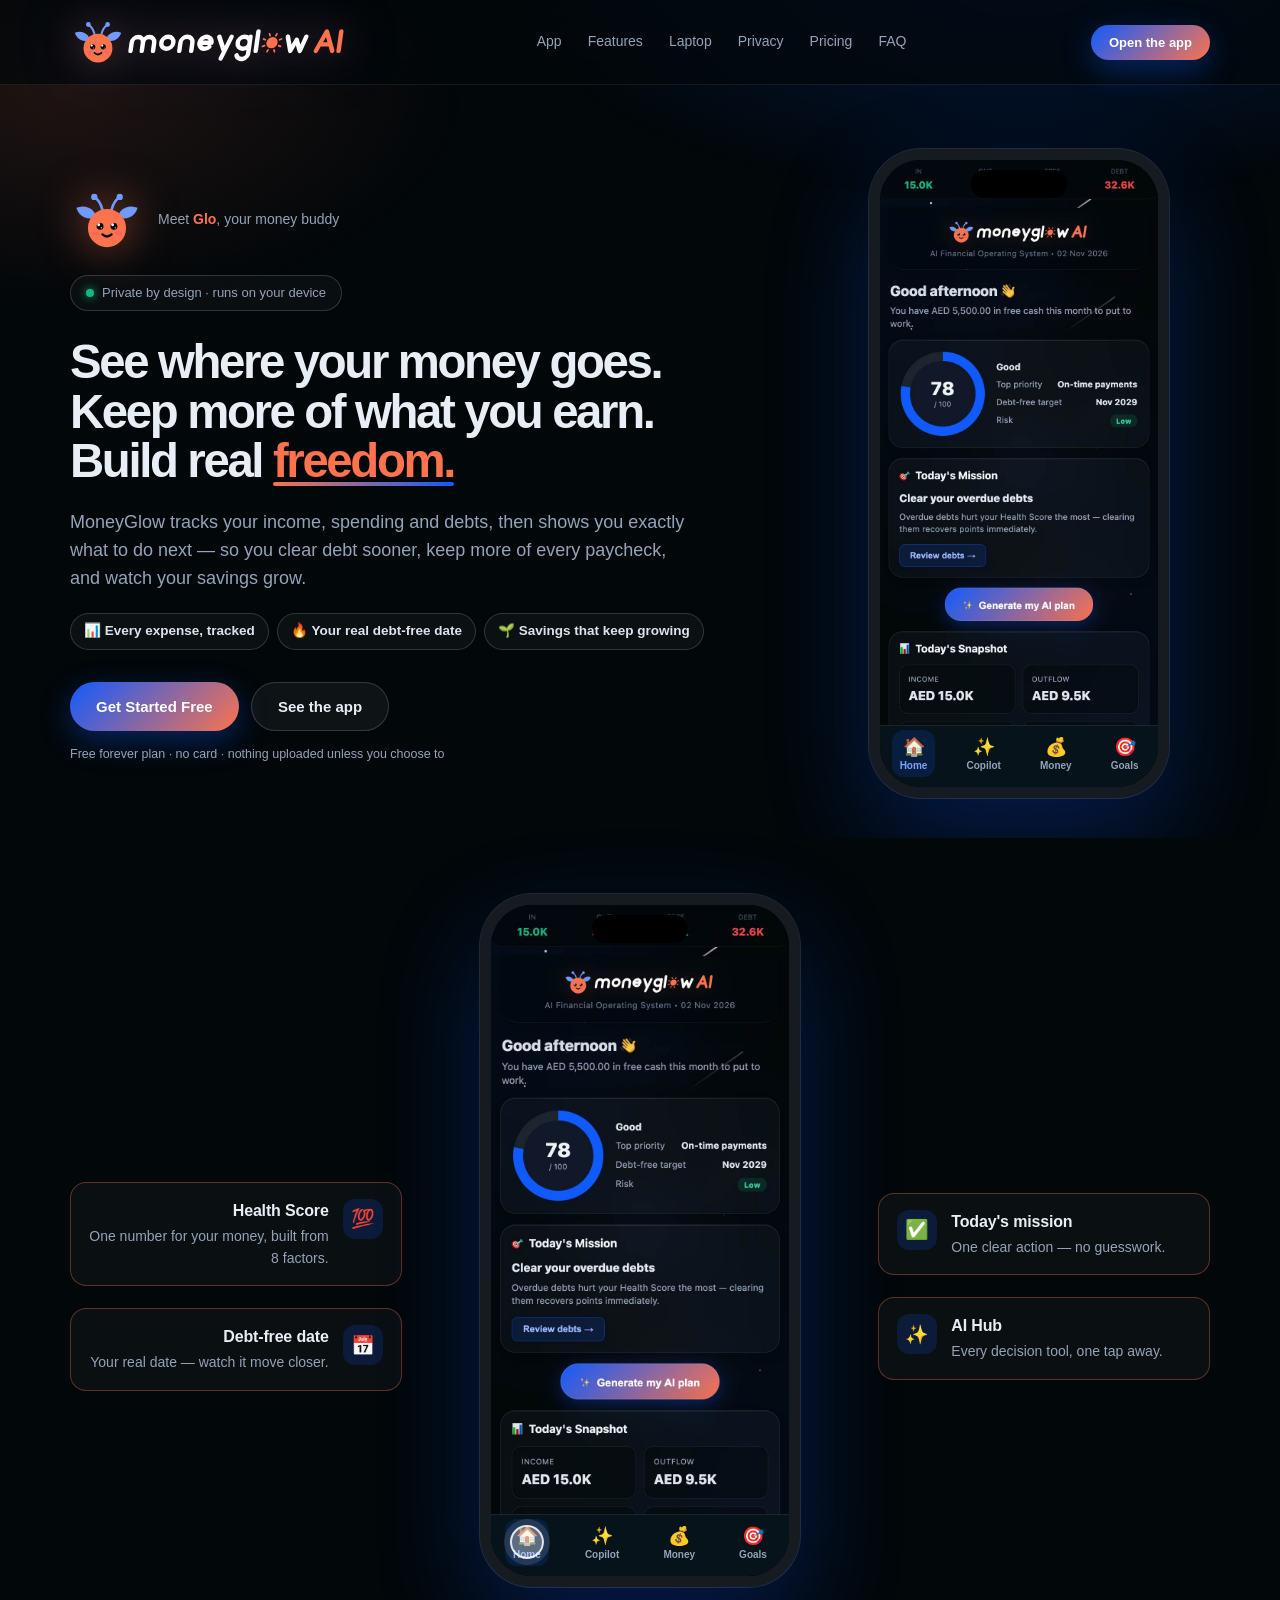
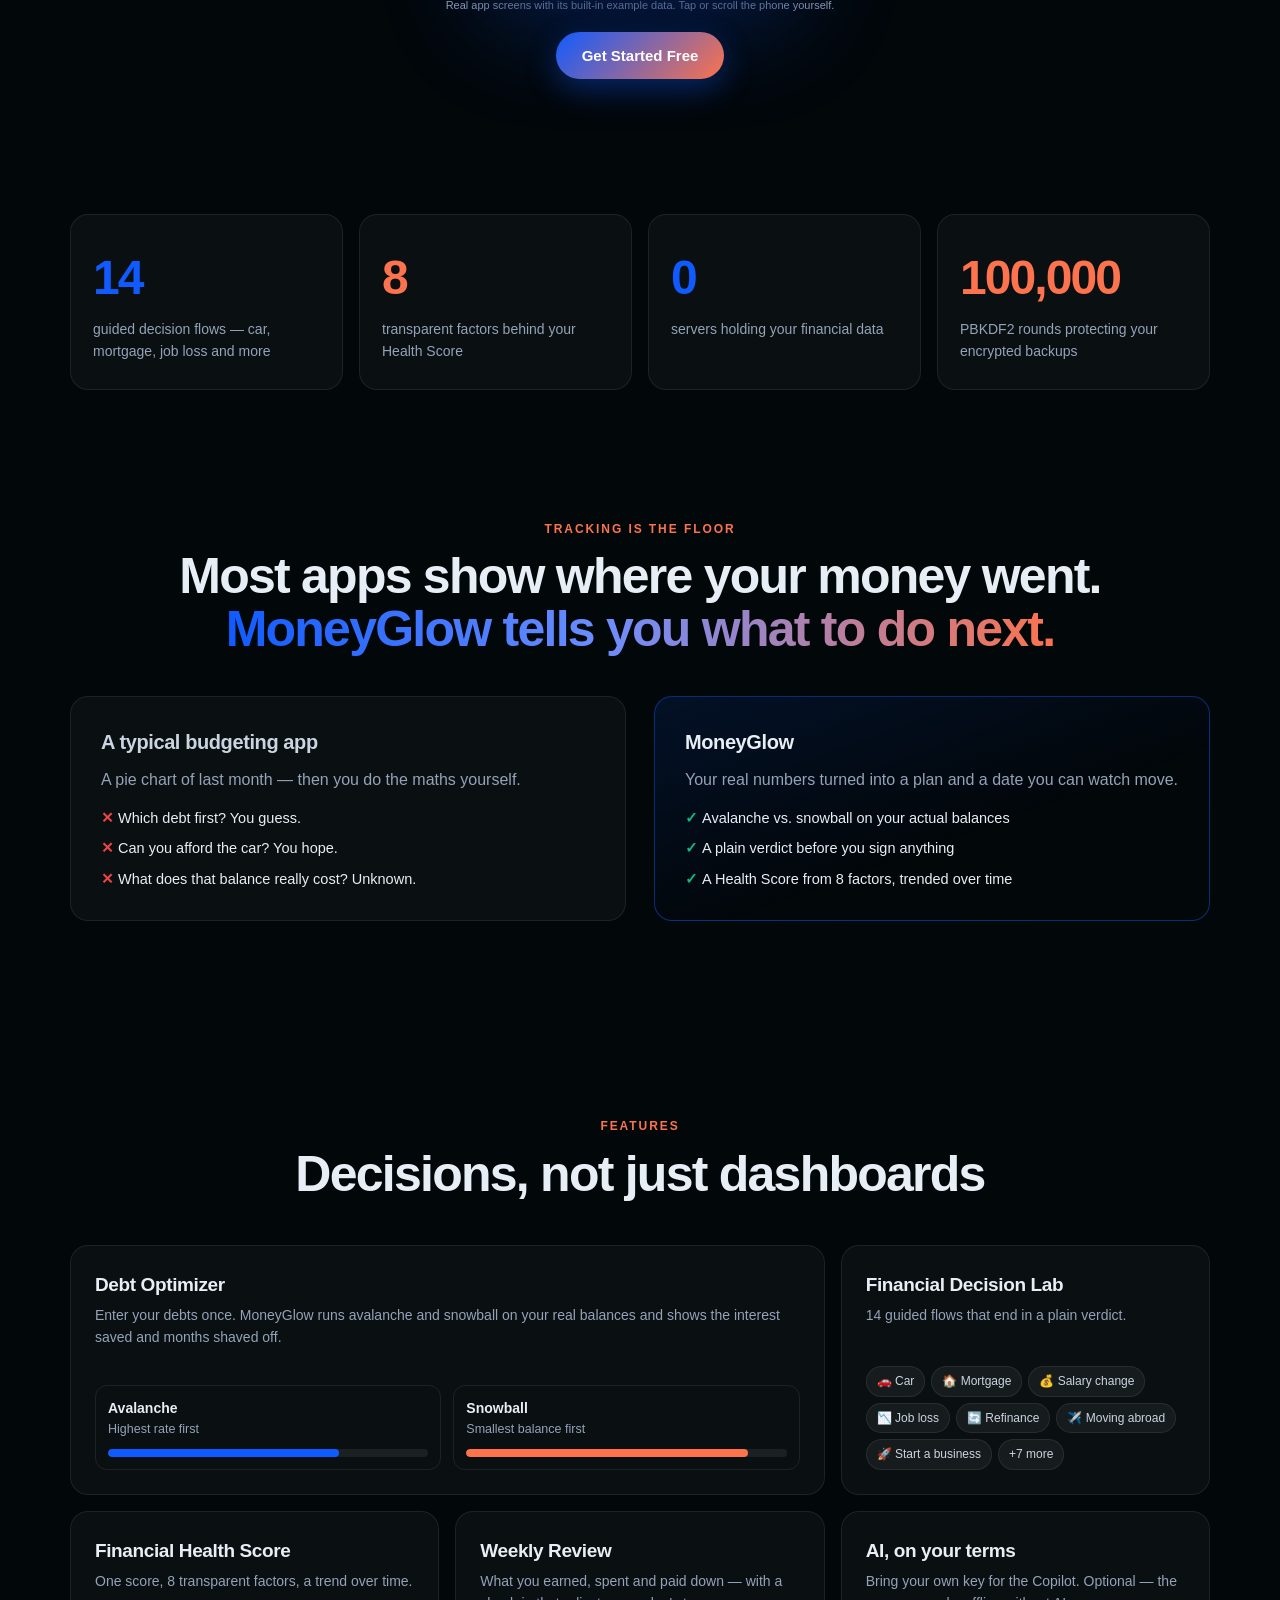
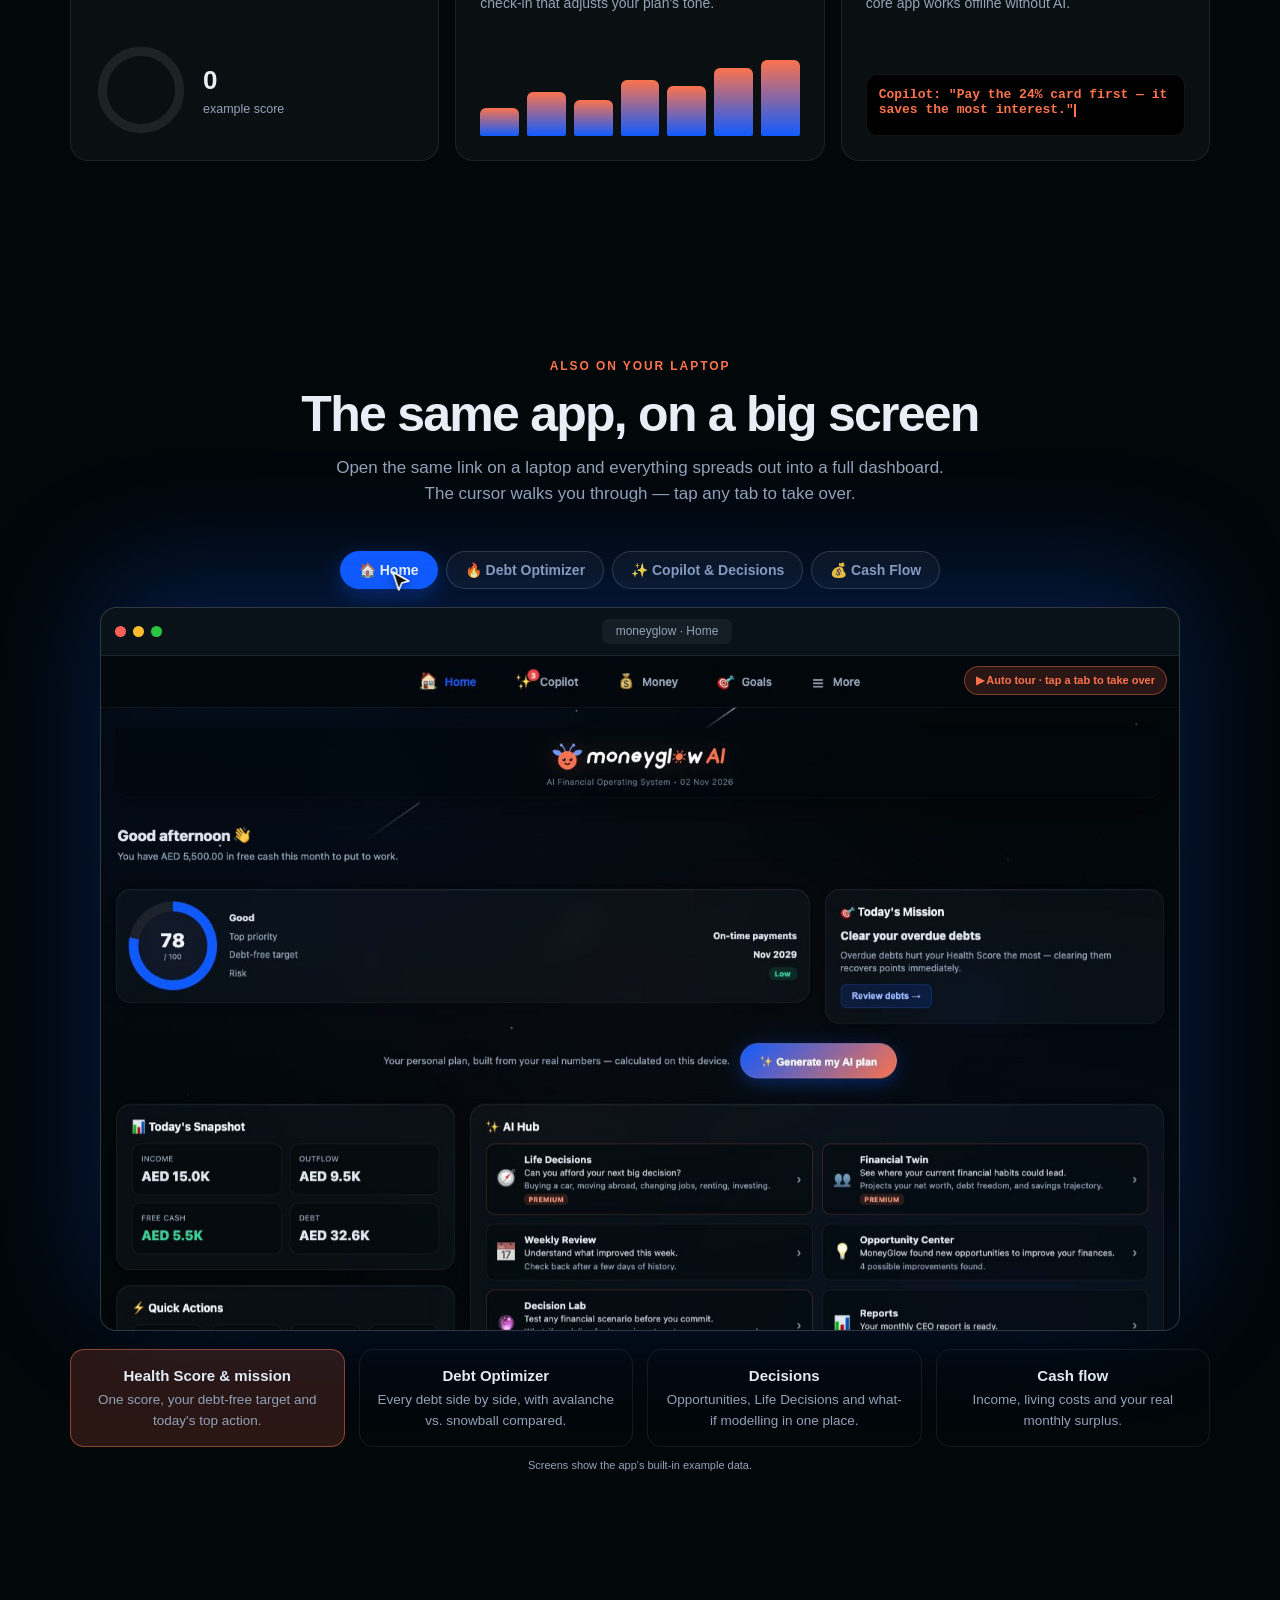
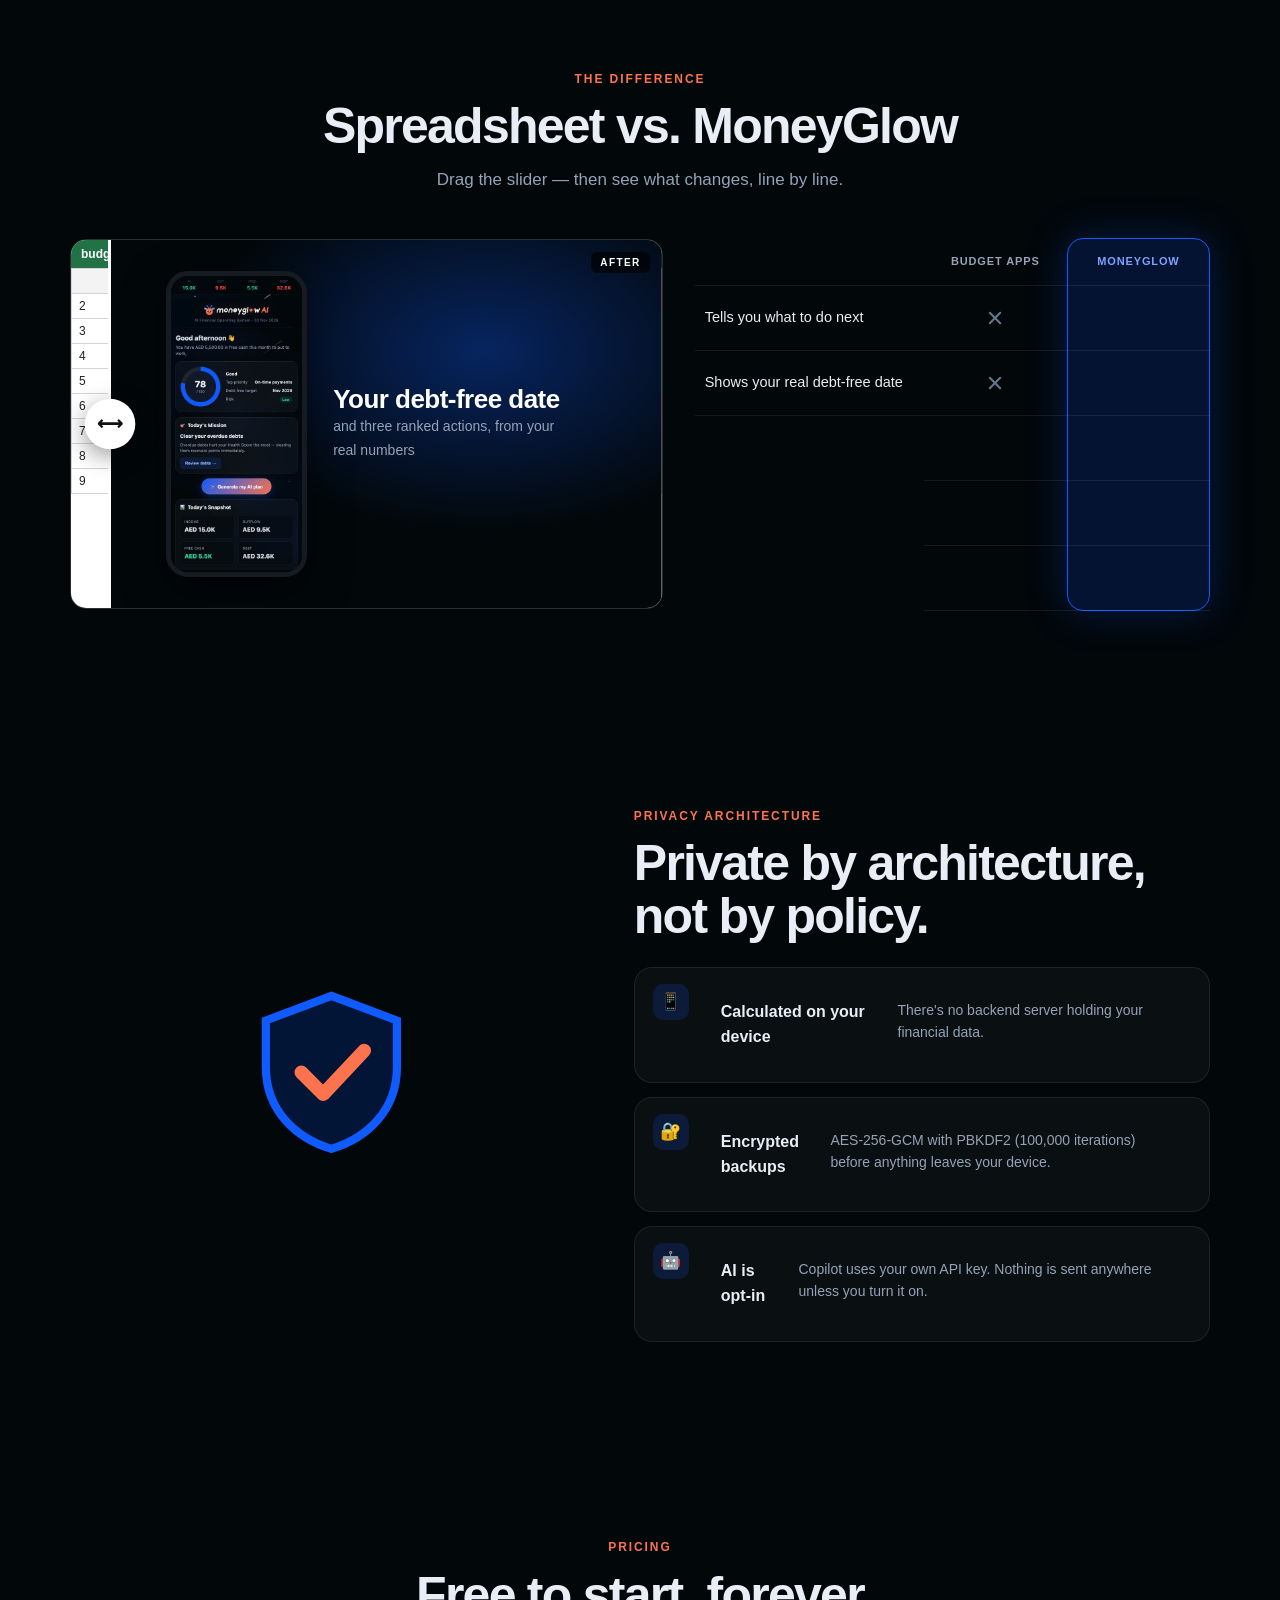
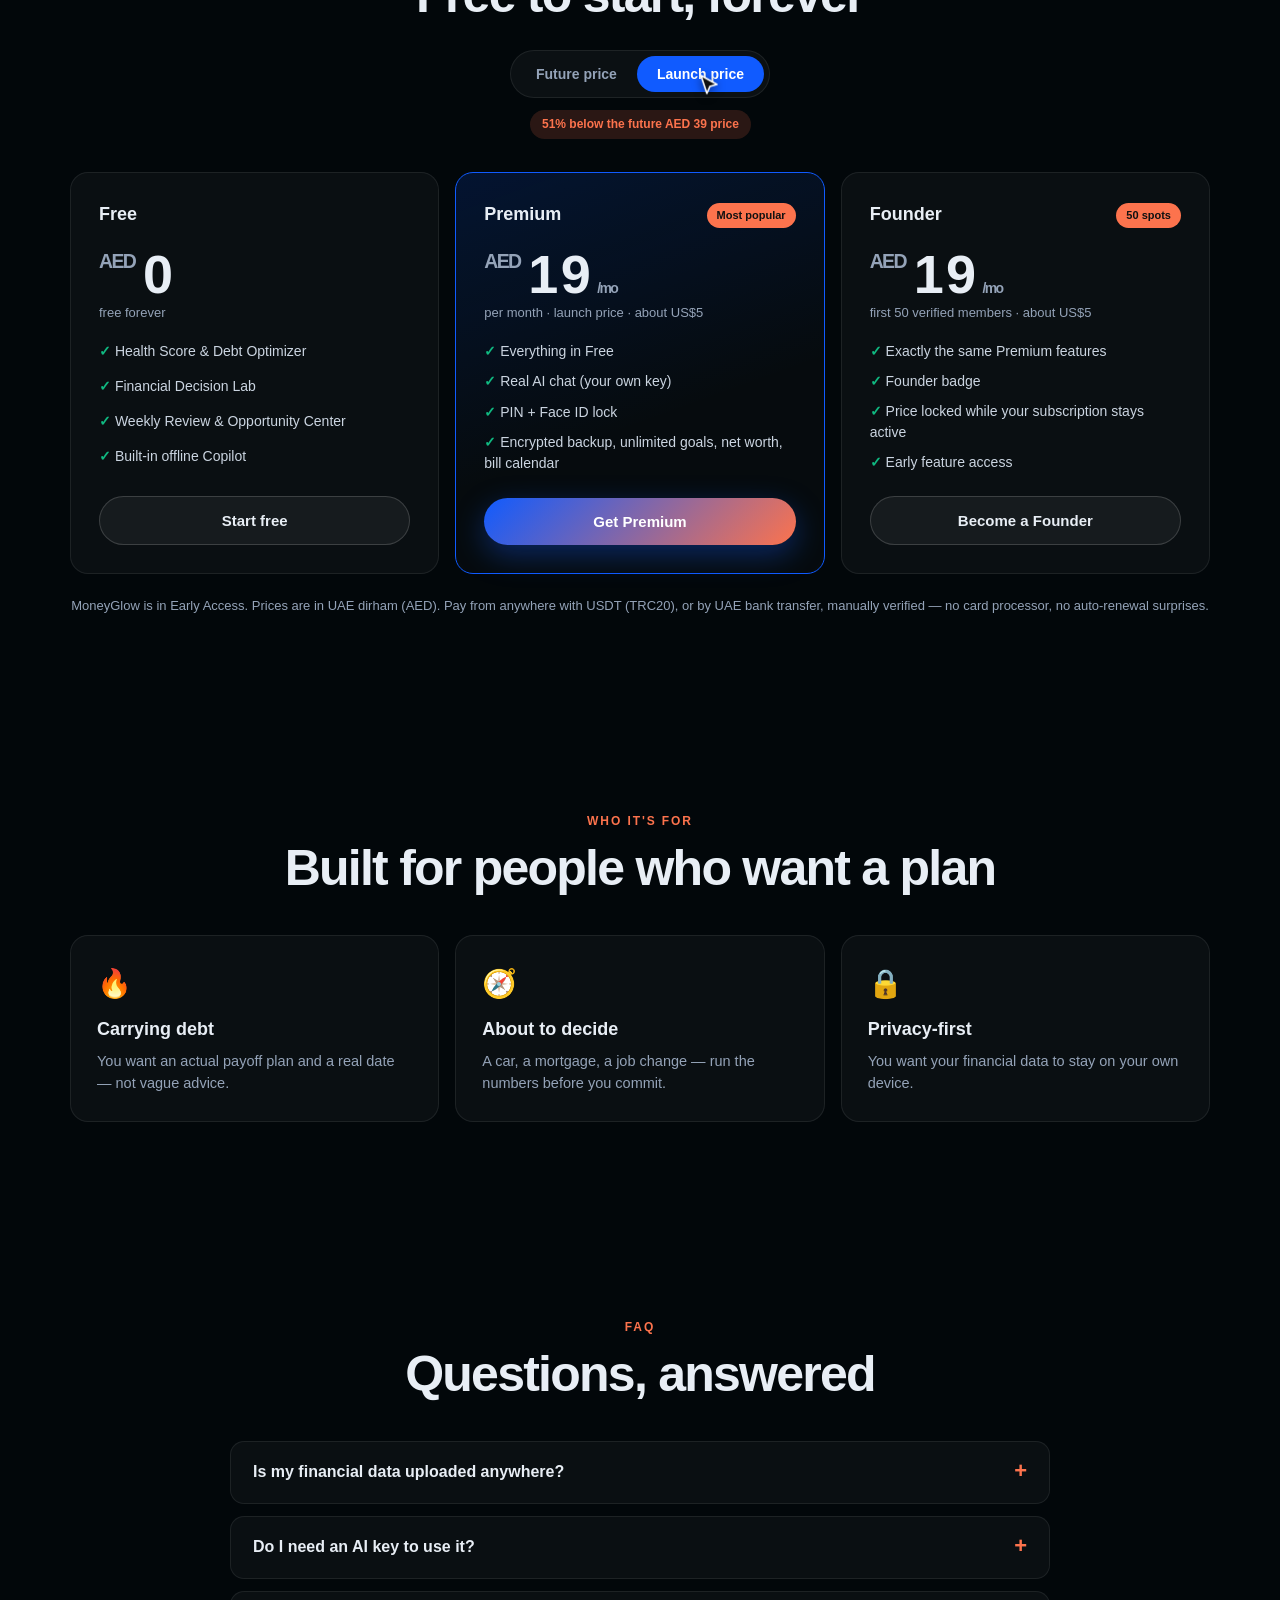
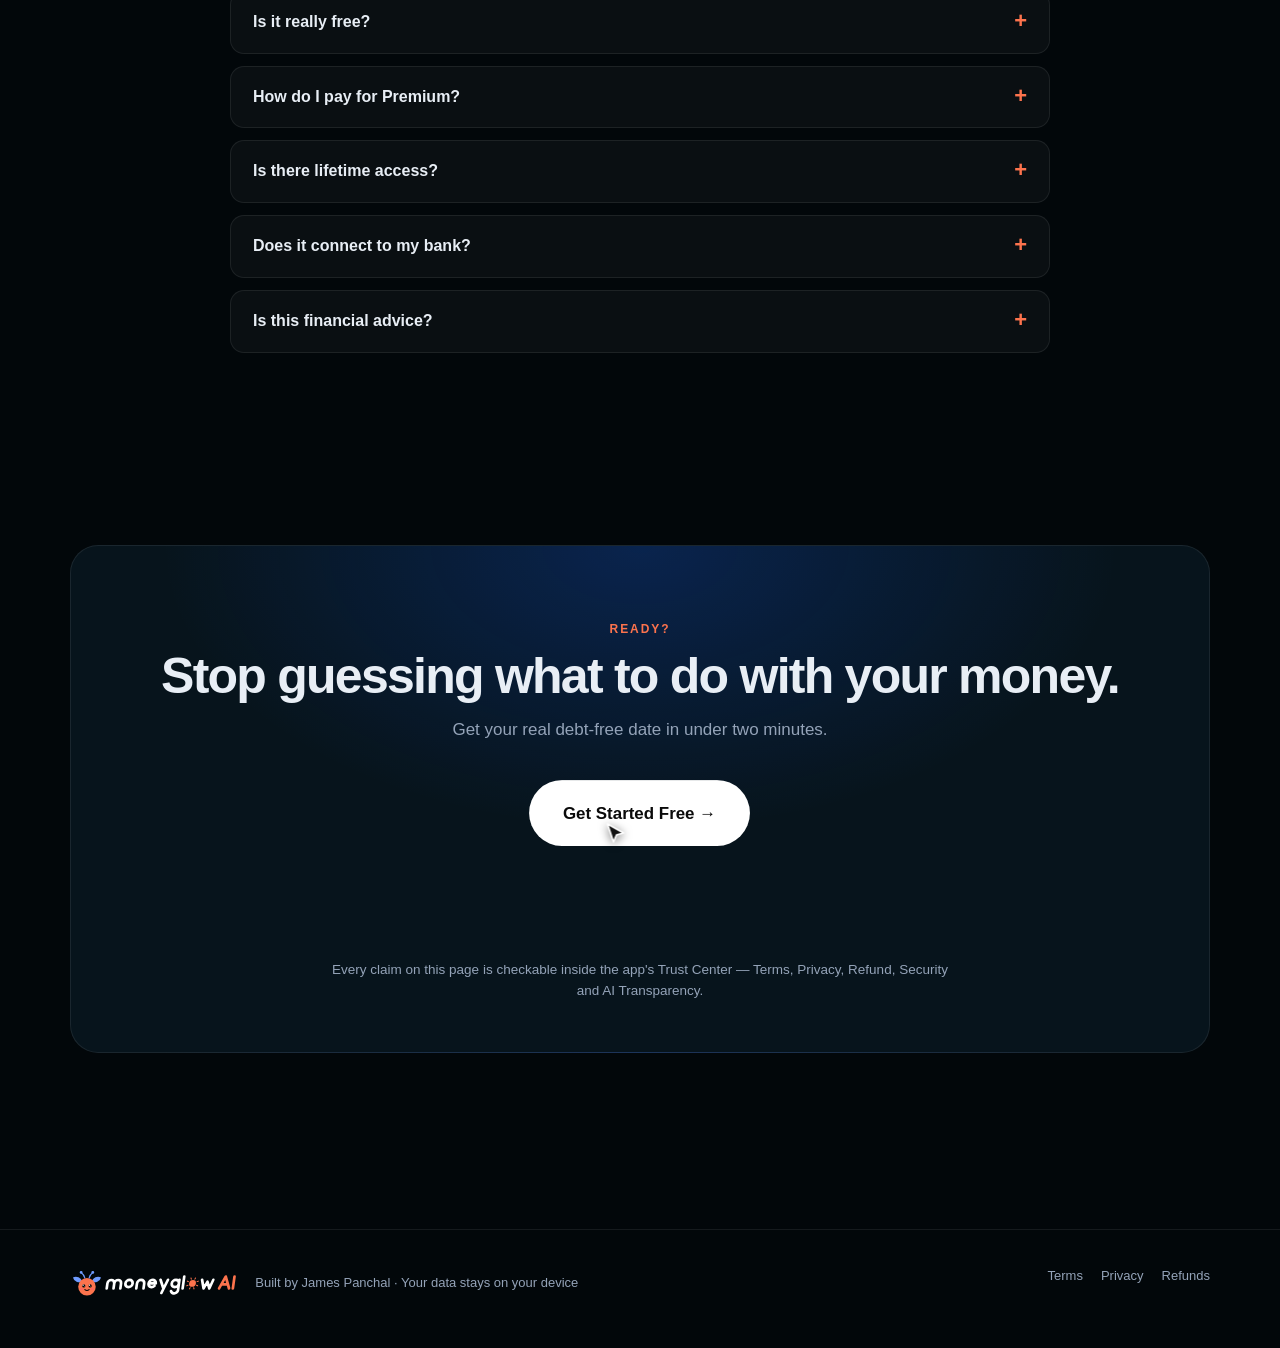
<file: index.html>
<!doctype html>
<html lang="en">
<head>
<meta charset="utf-8">
<meta name="viewport" content="width=device-width,initial-scale=1">
<title>MoneyGlow AI — See where your money goes. Keep more of what you earn. Build real freedom.</title>
<meta name="description" content="MoneyGlow turns your real numbers into a debt-free date, a ranked plan and a verdict on big money decisions — calculated on your own device. Free to start.">
<meta property="og:type" content="website">
<meta property="og:site_name" content="MoneyGlow AI">
<meta property="og:url" content="https://jinendrapan-rgb.github.io/moneyglow-ai/">
<meta property="og:title" content="MoneyGlow AI — See where your money goes. Build real freedom.">
<meta property="og:description" content="Track every expense, get your real debt-free date and a plan built from your own numbers. Free to start, private by design.">
<meta property="og:image" content="https://jinendrapan-rgb.github.io/moneyglow-ai/brand/og-image.jpg">
<meta property="og:image:secure_url" content="https://jinendrapan-rgb.github.io/moneyglow-ai/brand/og-image.jpg">
<meta property="og:image:type" content="image/jpeg">
<meta property="og:image:width" content="1200">
<meta property="og:image:height" content="630">
<meta property="og:image:alt" content="MoneyGlow AI logo: Glo the money buddy with the tagline See where your money goes. Build real freedom.">
<meta name="twitter:card" content="summary_large_image">
<meta name="twitter:title" content="MoneyGlow AI — See where your money goes. Build real freedom.">
<meta name="twitter:description" content="Track every expense, get your real debt-free date and a plan built from your own numbers. Free to start, private by design.">
<meta name="twitter:image" content="https://jinendrapan-rgb.github.io/moneyglow-ai/brand/og-image.jpg">
<link rel="canonical" href="https://jinendrapan-rgb.github.io/moneyglow-ai/">
<meta name="theme-color" content="#02070A">
<link rel="icon" href="brand/favicon.svg?v=2" type="image/svg+xml">
<link rel="icon" href="brand/favicon.ico?v=2" sizes="any">
<link rel="apple-touch-icon" href="brand/apple-touch-icon.png?v=2">
<link rel="icon" type="image/png" sizes="32x32" href="brand/favicon-32.png?v=2">
<link rel="stylesheet" href="landing.css?v=14">
<script>
  // Returning users (their data lives in this browser) go straight to the app, keeping any ?ref=.
  // New users on a referral link stay here; landing.js carries the code into the app links.
  // ?home always shows the landing page, even for returning users.
  try {
    if (!/[?&]home\b/.test(location.search) && (localStorage.getItem('financeTracker_v2') || localStorage.getItem('financeTracker_hasOnboarded')))
      location.replace('app/' + location.search + location.hash);
  } catch (e) {}
</script>
</head>
<body>
<nav class="top"><div class="wrap">
  <a class="logo" href="#" aria-label="MoneyGlow AI home"><img src="brand/moneyglow-horizontal-on-dark.svg?v=2" alt="MoneyGlow AI"></a>
  <div class="links"><a href="#mobile">App</a><a href="#features">Features</a><a href="#tour">Laptop</a><a href="#privacy">Privacy</a><a href="#pricing">Pricing</a><a href="#faq">FAQ</a></div>
  <a class="btn pri" href="app/">Open the app</a>
</div></nav>

<!-- 01 Hero reveal -->
<section class="hero" id="hero"><div class="wrap hero-grid"><div class="hero-copy">
  <div class="hero-mark"><img src="brand/moneyglow-symbol-on-dark.svg?v=2" alt=""><span>Meet <b>Glo</b>, your money buddy</span></div>
  <div class="badge"><i></i>Private by design · runs on your device</div>
  <h1>
    <span class="ln"><span class="w">See</span> <span class="w">where</span> <span class="w">your</span> <span class="w">money</span> <span class="w">goes.</span></span>
    <span class="ln"><span class="w">Keep</span> <span class="w">more</span> <span class="w">of</span> <span class="w">what</span> <span class="w">you</span> <span class="w">earn.</span></span>
    <span class="ln"><span class="w">Build</span> <span class="w">real</span> <span class="w acc">freedom.<i class="ul"></i></span></span>
  </h1>
  <p class="lead">MoneyGlow tracks your income, spending and debts, then shows you exactly what to do next — so you clear debt sooner, keep more of every paycheck, and watch your savings grow.</p>
  <div class="perks"><span>📊 Every expense, tracked</span><span>🔥 Your real debt-free date</span><span>🌱 Savings that keep growing</span></div>
  <div class="btns">
    <a class="btn pri" href="app/">Get Started Free <i class="shine"></i></a>
    <a class="btn ghost" href="#mobile">See the app</a>
  </div>
  <div class="note">Free forever plan · no card · nothing uploaded unless you choose to</div>
  </div>
  <div class="hero-phone" id="heroShot"><div class="phone sm"><div class="island"></div><div class="screen auto"><img src="img/m-home.jpg?v=2" alt="MoneyGlow Home on a phone"></div>
    <nav class="pnav"><button class="on"><span>🏠</span>Home</button><button><span>✨</span>Copilot</button><button><span>💰</span>Money</button><button><span>🎯</span>Goals</button></nav></div></div>
  
</div></section>

<!-- 07b Phone demo: the real mobile app, tapped through by a finger -->
<section id="mobile"><div class="wrap mob2">
  <div class="co-col left"><div class="co-set on" data-i="0"><div class="co"><span class="ic">💯</span><div><b>Health Score</b><p>One number for your money, built from 8 factors.</p></div></div><div class="co"><span class="ic">📅</span><div><b>Debt-free date</b><p>Your real date — watch it move closer.</p></div></div></div><div class="co-set" data-i="1"><div class="co"><span class="ic">💡</span><div><b>Opportunities</b><p>Money you're leaving on the table, found for you.</p></div></div><div class="co"><span class="ic">🗓️</span><div><b>Weekly review</b><p>What improved this week, in plain words.</p></div></div></div><div class="co-set" data-i="2"><div class="co"><span class="ic">🔥</span><div><b>Every debt, side by side</b><p>What to pay this month and what's left.</p></div></div><div class="co"><span class="ic">💳</span><div><b>Card utilization</b><p>See which cards are hurting your score.</p></div></div></div><div class="co-set" data-i="3"><div class="co"><span class="ic">🎯</span><div><b>Savings goals</b><p>Set a target and see when you'll hit it.</p></div></div><div class="co"><span class="ic">🛟</span><div><b>Emergency fund</b><p>How many months of safety you have.</p></div></div></div></div>
  <div class="phone-wrap">
    <div class="phone" id="phone">
      <div class="island"></div>
      <div class="screen" id="pscreen">
        <img class="on" src="img/m-home.jpg?v=2" alt="MoneyGlow Home on a phone"><img src="img/m-copilot.jpg?v=2" alt="Copilot screen on a phone"><img src="img/m-money.jpg?v=2" alt="Debts screen on a phone"><img src="img/m-goals.jpg?v=2" alt="Goals screen on a phone">
      </div>
      <nav class="pnav"><button class="on" data-i="0"><span>🏠</span>Home</button><button data-i="1"><span>✨</span>Copilot</button><button data-i="2"><span>💰</span>Money</button><button data-i="3"><span>🎯</span>Goals</button></nav>
      <div class="finger"></div>
    </div>
    <div class="caption">Real app screens with its built-in example data. Tap or scroll the phone yourself.</div>
    <a class="btn pri" href="app/" style="margin-top:18px">Get Started Free <i class="shine"></i></a>
  </div>
  <div class="co-col right"><div class="co-set on" data-i="0"><div class="co"><span class="ic">✅</span><div><b>Today's mission</b><p>One clear action — no guesswork.</p></div></div><div class="co"><span class="ic">✨</span><div><b>AI Hub</b><p>Every decision tool, one tap away.</p></div></div></div><div class="co-set" data-i="1"><div class="co"><span class="ic">🧭</span><div><b>Life Decisions</b><p>Car, home, new job — test it before you commit.</p></div></div><div class="co"><span class="ic">👥</span><div><b>Financial Twin</b><p>Where today's habits will take you.</p></div></div></div><div class="co-set" data-i="2"><div class="co"><span class="ic">⚖️</span><div><b>Avalanche vs. snowball</b><p>Two payoff plans compared on your real numbers.</p></div></div><div class="co"><span class="ic">📈</span><div><b>Interest saved</b><p>See exactly what a faster plan saves.</p></div></div></div><div class="co-set" data-i="3"><div class="co"><span class="ic">🏁</span><div><b>Missions</b><p>Small steps that lift your score.</p></div></div><div class="co"><span class="ic">🔮</span><div><b>Forecasts</b><p>Where your savings will be in months.</p></div></div></div></div>
</div></section>

<!-- 05 Count-up facts (all real product facts) -->
<div class="facts-wrap"><div class="wrap facts" id="facts">
  <div class="card fact"><div class="big num" data-to="14">0</div><p>guided decision flows — car, mortgage, job loss and more</p></div>
  <div class="card fact"><div class="big num" data-to="8">0</div><p>transparent factors behind your Health Score</p></div>
  <div class="card fact"><div class="big num" data-to="0" data-zero>0</div><p>servers holding your financial data</p></div>
  <div class="card fact"><div class="big num" data-to="100000">0</div><p>PBKDF2 rounds protecting your encrypted backups</p></div>
</div></div>

<!-- Problem → shift -->
<section id="why"><div class="wrap center">
  <span class="eb">Tracking is the floor</span>
  <h2>Most apps show where your money went.<br><span class="grad">MoneyGlow tells you what to do next.</span></h2>
  <div class="split" style="text-align:left">
    <div class="card old"><h3>A typical budgeting app</h3><p>A pie chart of last month — then you do the maths yourself.</p>
      <ul><li>Which debt first? You guess.</li><li>Can you afford the car? You hope.</li><li>What does that balance really cost? Unknown.</li></ul></div>
    <div class="card new"><h3>MoneyGlow</h3><p>Your real numbers turned into a plan and a date you can watch move.</p>
      <ul><li>Avalanche vs. snowball on your actual balances</li><li>A plain verdict before you sign anything</li><li>A Health Score from 8 factors, trended over time</li></ul></div>
  </div>
</div></section>

<!-- 06 Bento -->
<section id="features"><div class="wrap center">
  <span class="eb">Features</span>
  <h2>Decisions, not just dashboards</h2>
  <div class="bento" id="bento" style="text-align:left">
    <div class="card span2"><h3>Debt Optimizer</h3><p>Enter your debts once. MoneyGlow runs avalanche and snowball on your real balances and shows the interest saved and months shaved off.</p>
      <div class="viz"><div class="v-strat"><div><b>Avalanche</b>Highest rate first<div class="bar2"><i></i></div></div><div><b>Snowball</b>Smallest balance first<div class="bar2"><i></i></div></div></div></div></div>
    <div class="card"><h3>Financial Decision Lab</h3><p>14 guided flows that end in a plain verdict.</p>
      <div class="viz"><div class="v-flows"><span>🚗 Car</span><span>🏠 Mortgage</span><span>💰 Salary change</span><span>📉 Job loss</span><span>🔄 Refinance</span><span>✈️ Moving abroad</span><span>🚀 Start a business</span><span>+7 more</span></div></div></div>
    <div class="card"><h3>Financial Health Score</h3><p>One score, 8 transparent factors, a trend over time.</p>
      <div class="viz"><div class="v-ring"><svg viewBox="0 0 100 100"><circle class="bgc" cx="50" cy="50" r="42"/><circle class="fgc" cx="50" cy="50" r="42"/></svg><div class="lbl"><b class="num" id="ringNum">0</b>example score</div></div></div></div>
    <div class="card"><h3>Weekly Review</h3><p>What you earned, spent and paid down — with a check-in that adjusts your plan's tone.</p>
      <div class="viz"><div class="v-week"><i style="height:35%"></i><i style="height:55%"></i><i style="height:45%"></i><i style="height:70%"></i><i style="height:62%"></i><i style="height:85%"></i><i style="height:95%"></i></div></div></div>
    <div class="card"><h3>AI, on your terms</h3><p>Bring your own key for the Copilot. Optional — the core app works offline without AI.</p>
      <div class="viz"><div class="v-key"><span id="keyTxt"></span><i class="caret"></i></div></div></div>
  </div>
</div></section>

<!-- 07 Cursor tour over the real app -->
<section id="tour"><div class="wrap center">
  <span class="eb">Also on your laptop</span>
  <h2>The same app, on a big screen</h2>
  <p class="lead">Open the same link on a laptop and everything spreads out into a full dashboard. The cursor walks you through — tap any tab to take over.</p>
  <div class="tour" id="tourBox">
    <div class="tabs">
      <button data-i="0" class="on">🏠 Home</button><button data-i="1">🔥 Debt Optimizer</button><button data-i="2">✨ Copilot &amp; Decisions</button><button data-i="3">💰 Cash Flow</button>
    </div>
    <div class="browser">
      <div class="bar"><i></i><i></i><i></i><span id="tourUrl">moneyglow · Home</span></div>
      <div class="viewport"><div class="stage">
        <img class="on" src="img/1440-home.jpg?v=2" alt="Home"><img src="img/1440-money_debts.jpg?v=2" alt="Debts and Debt Optimizer"><img src="img/1440-copilot.jpg?v=2" alt="Copilot, Life Decisions and Decision Lab"><img src="img/1440-money_cashflow.jpg?v=2" alt="Cash flow">
      </div></div>
      <div class="tour-chip"></div>
    </div>
    <div class="tour-desc">
      <div class="on"><b>Health Score &amp; mission</b>One score, your debt-free target and today's top action.</div>
      <div><b>Debt Optimizer</b>Every debt side by side, with avalanche vs. snowball compared.</div>
      <div><b>Decisions</b>Opportunities, Life Decisions and what-if modelling in one place.</div>
      <div><b>Cash flow</b>Income, living costs and your real monthly surplus.</div>
    </div>
    <div class="caption">Screens show the app's built-in example data.</div>
    <div class="cursor"></div>
  </div>
</div></section>

<!-- 09 + 11 Difference -->
<section id="difference"><div class="wrap center">
  <span class="eb">The difference</span>
  <h2>Spreadsheet vs. MoneyGlow</h2>
  <p class="lead">Drag the slider — then see what changes, line by line.</p>
  <div class="diff" style="text-align:left">
    <div class="ba" id="ba">
      <div class="ba-l before"><div class="xl">budget_FINAL_v7 (2).xlsx</div><table>
        <tr><td></td><td>A</td><td>B</td><td>C</td></tr><tr><td>2</td><td>Rent</td><td>7,500</td><td>7,500</td></tr><tr><td>3</td><td>Car loan</td><td>1,850</td><td>???</td></tr><tr><td>4</td><td>Card</td><td>900</td><td class="e">#REF!</td></tr><tr><td>5</td><td>Groceries</td><td>1,400</td><td>2,100</td></tr><tr><td>6</td><td>Total</td><td>=SUM(B2:B7</td><td class="e">#VALUE!</td></tr><tr><td>7</td><td>Debt free when??</td><td></td><td></td></tr><tr><td>8</td><td></td><td></td><td></td></tr><tr><td>9</td><td></td><td></td><td></td></tr></table></div>
      <div class="ba-l after"><div class="ba-phone"><img src="img/m-home.jpg?v=2" alt=""></div><div class="ba-after-copy"><b>Your debt-free date</b><span>and three ranked actions, from your real numbers</span></div></div>
      <div class="ba-div"><i>⟷</i></div><span class="tag l">BEFORE</span><span class="tag r">AFTER</span>
    </div>
    <div class="cmpw" id="cmp"><div class="panel"></div><div class="cmp">
      <div></div><div class="hd">Budget apps</div><div class="hd us">MoneyGlow</div>
      <div class="lb">Tells you what to do next</div><div class="c"><svg class="cx" viewBox="0 0 30 30"><path d="M9 9 L21 21"/><path d="M21 9 L9 21"/></svg></div><div class="c"><svg class="co" viewBox="0 0 30 30"><circle cx="15" cy="15" r="14"/><path d="M9 15.5 l4 4 l8 -9"/></svg></div>
      <div class="lb">Shows your real debt-free date</div><div class="c"><svg class="cx" viewBox="0 0 30 30"><path d="M9 9 L21 21"/><path d="M21 9 L9 21"/></svg></div><div class="c"><svg class="co" viewBox="0 0 30 30"><circle cx="15" cy="15" r="14"/><path d="M9 15.5 l4 4 l8 -9"/></svg></div>
      <div class="lb">Simulates big decisions first</div><div class="c"><svg class="cx" viewBox="0 0 30 30"><path d="M9 9 L21 21"/><path d="M21 9 L9 21"/></svg></div><div class="c"><svg class="co" viewBox="0 0 30 30"><circle cx="15" cy="15" r="14"/><path d="M9 15.5 l4 4 l8 -9"/></svg></div>
      <div class="lb">No server holds your data</div><div class="c"><svg class="cx" viewBox="0 0 30 30"><path d="M9 9 L21 21"/><path d="M21 9 L9 21"/></svg></div><div class="c"><svg class="co" viewBox="0 0 30 30"><circle cx="15" cy="15" r="14"/><path d="M9 15.5 l4 4 l8 -9"/></svg></div>
      <div class="lb">Works fully offline</div><div class="c"><svg class="cx" viewBox="0 0 30 30"><path d="M9 9 L21 21"/><path d="M21 9 L9 21"/></svg></div><div class="c"><svg class="co" viewBox="0 0 30 30"><circle cx="15" cy="15" r="14"/><path d="M9 15.5 l4 4 l8 -9"/></svg></div>
    </div></div>
  </div>
</div></section>

<!-- Privacy -->
<section id="privacy"><div class="wrap privacy">
  <div class="lock"><i class="ring"></i><i class="ring"></i><i class="ring"></i>
    <svg viewBox="0 0 64 64"><path d="M32 4 L56 13 V30 C56 46 45 56 32 60 C19 56 8 46 8 30 V13Z" fill="rgba(16,91,255,.18)" stroke="#105BFF" stroke-width="3"/><path d="M21 32 l8 8 l15 -16" fill="none" stroke="#FC734D" stroke-width="5" stroke-linecap="round" stroke-linejoin="round"/></svg></div>
  <div>
    <span class="eb">Privacy architecture</span>
    <h2>Private by architecture,<br>not by policy.</h2>
    <div class="plist">
      <div class="card"><span class="ic">📱</span><div><b>Calculated on your device</b><p>There's no backend server holding your financial data.</p></div></div>
      <div class="card"><span class="ic">🔐</span><div><b>Encrypted backups</b><p>AES-256-GCM with PBKDF2 (100,000 iterations) before anything leaves your device.</p></div></div>
      <div class="card"><span class="ic">🤖</span><div><b>AI is opt-in</b><p>Copilot uses your own API key. Nothing is sent anywhere unless you turn it on.</p></div></div>
    </div>
  </div>
</div></section>

<!-- 10 Price roll -->
<section id="pricing"><div class="wrap center">
  <span class="eb">Pricing</span>
  <h2>Free to start, forever</h2>
  <div class="seg" id="seg"><span class="sl"></span><button data-m="0">Future price</button><button data-m="1">Launch price</button></div>
  <span class="save" id="save">51% below the future AED 39 price</span>
  <div class="plans" id="plans" style="text-align:left">
    <div class="card plan" data-v="0,0"><h3>Free</h3><div class="price"><span class="cur">AED</span></div><div class="bill"><span class="b0">free forever</span><span class="b1">free forever</span></div>
      <ul><li>Health Score &amp; Debt Optimizer</li><li>Financial Decision Lab</li><li>Weekly Review &amp; Opportunity Center</li><li>Built-in offline Copilot</li></ul><a class="btn ghost" href="app/">Start free</a></div>
    <div class="card plan pop" data-v="39,19"><h3>Premium <span>Most popular</span></h3><div class="price"><span class="cur">AED</span><span class="per">/mo</span></div><div class="bill"><span class="b0">per month after launch · about US$11</span><span class="b1">per month · launch price · about US$5</span></div>
      <ul><li>Everything in Free</li><li>Real AI chat (your own key)</li><li>PIN + Face ID lock</li><li>Encrypted backup, unlimited goals, net worth, bill calendar</li></ul><a class="btn pri" href="app/">Get Premium</a></div>
    <div class="card plan" data-v="19,19"><h3>Founder <span>50 spots</span></h3><div class="price"><span class="cur">AED</span><span class="per">/mo</span></div><div class="bill"><span class="b0">stays AED 19 (about US$5) while subscribed</span><span class="b1">first 50 verified members · about US$5</span></div>
      <ul><li>Exactly the same Premium features</li><li>Founder badge</li><li>Price locked while your subscription stays active</li><li>Early feature access</li></ul><a class="btn ghost" href="app/">Become a Founder</a></div>
    <div class="cursor"></div>
  </div>
  <p class="paynote">MoneyGlow is in Early Access. Prices are in UAE dirham (AED). Pay from anywhere with USDT (TRC20), or by UAE bank transfer, manually verified — no card processor, no auto-renewal surprises.</p>
</div></section>

<!-- Who it's for -->
<section id="who"><div class="wrap center">
  <span class="eb">Who it's for</span>
  <h2>Built for people who want a plan</h2>
  <div class="who" style="text-align:left">
    <div class="card"><div class="em">🔥</div><h3>Carrying debt</h3><p>You want an actual payoff plan and a real date — not vague advice.</p></div>
    <div class="card"><div class="em">🧭</div><h3>About to decide</h3><p>A car, a mortgage, a job change — run the numbers before you commit.</p></div>
    <div class="card"><div class="em">🔒</div><h3>Privacy-first</h3><p>You want your financial data to stay on your own device.</p></div>
  </div>
</div></section>

<!-- FAQ -->
<section id="faq"><div class="wrap center">
  <span class="eb">FAQ</span>
  <h2>Questions, answered</h2>
  <div class="faq" style="text-align:left">
    <details class="card"><summary>Is my financial data uploaded anywhere?</summary><p>No. MoneyGlow calculates everything on your device and there's no backend server storing your data. Backups are encrypted on your device before they go anywhere you choose.</p></details>
    <details class="card"><summary>Do I need an AI key to use it?</summary><p>No. The Debt Optimizer, Health Score and Decision Lab work fully offline. A key is only needed for the optional AI Copilot chat and plan generation — and it's your own key, removable any time.</p></details>
    <details class="card"><summary>Is it really free?</summary><p>Yes — the free plan is free forever. Premium adds real AI chat, PIN / Face ID, encrypted backup, unlimited goals, net worth and the bill calendar.</p></details>
    <details class="card"><summary>How do I pay for Premium?</summary><p>Premium is a monthly subscription, paid by USDT (TRC20) or UAE bank transfer and verified manually. There's no card processor and no automatic renewal — if you stop paying, Premium ends after that month and the free features keep working.</p></details>
    <details class="card"><summary>Is there lifetime access?</summary><p>No. Premium and Founder are both monthly subscriptions. Founder members keep the AED 19 price for as long as their subscription stays active.</p></details>
    <details class="card"><summary>Does it connect to my bank?</summary><p>No. There's no bank sync — you enter or import your numbers yourself, which is exactly why nothing has to leave your device.</p></details>
    <details class="card"><summary>Is this financial advice?</summary><p>No. MoneyGlow is a calculation and decision-support tool built on the numbers you enter. It isn't regulated financial advice and there's no human advisor behind the AI.</p></details>
  </div>
</div></section>

<!-- 12 Click → success -->
<section><div class="wrap">
  <div class="cta" id="cta">
    <canvas></canvas>
    <span class="eb">Ready?</span>
    <h2>Stop guessing what to do with your money.</h2>
    <p class="lead" style="margin-inline:auto">Get your real debt-free date in under two minutes.</p>
    <a class="cta-btn" href="app/"><span class="cta-l">Get Started Free →</span>
      <svg class="cta-spin" viewBox="0 0 50 50"><circle cx="25" cy="25" r="20" fill="none" stroke="#105BFF" stroke-width="4" stroke-linecap="round" stroke-dasharray="40 200"/></svg>
      <svg class="cta-chk" viewBox="0 0 50 50"><path d="M14 26 l8 8 l14 -16" fill="none" stroke="#fff" stroke-width="5" stroke-linecap="round" stroke-linejoin="round" stroke-dasharray="40" stroke-dashoffset="40"/></svg>
      <i class="shine"></i></a>
    <div class="cta-done"><h3>You're in!</h3><p>Your data stays on this device.</p></div>
    <div class="cursor"></div>
    <p class="trust">Every claim on this page is checkable inside the app's Trust Center — Terms, Privacy, Refund, Security and AI Transparency.</p>
  </div>
</div></section>

<footer><div class="wrap">
  <div class="foot-brand"><img src="brand/moneyglow-horizontal-on-dark.svg?v=2" alt="MoneyGlow AI"><span>Built by James Panchal · Your data stays on your device</span></div>
  <div><a href="terms.html">Terms</a><a href="privacy.html">Privacy</a><a href="refund.html">Refunds</a></div>
</div></footer>

<!-- Referral invite: shown only on ?ref= links (landing.js) -->
<div class="invite" id="invite" hidden><div class="invite-in">
  <img src="brand/moneyglow-symbol-on-dark.svg?v=2" alt="">
  <div class="invite-txt"><b>A friend invited you to MoneyGlow AI</b><span>Your 7-day Premium trial starts when you open the app.</span></div>
  <div class="invite-btns"><a class="btn pri" href="app/">Open the app</a><button class="btn ghost" type="button" data-guide>Add to my phone</button></div>
  <button class="invite-x" type="button" aria-label="Close">×</button>
</div></div>
<div class="guide" id="guide" hidden><div class="guide-card" role="dialog" aria-modal="true" aria-labelledby="guideTitle">
  <button class="invite-x" type="button" aria-label="Close" data-close>×</button>
  <img src="brand/moneyglow-symbol-on-dark.svg?v=2" alt="" class="guide-glo">
  <h3 id="guideTitle">Put MoneyGlow on your phone</h3>
  <p class="guide-sub">No app store needed. It installs straight from your browser and opens like any other app.</p>
  <ol class="guide-steps" data-os="ios"><li>Tap <b>Open the app</b> below.</li><li>Tap the <b>Share</b> button <span class="k">⬆︎</span> in Safari.</li><li>Tap <b>Add to Home Screen</b>, then <b>Add</b>.</li></ol>
  <ol class="guide-steps" data-os="android"><li>Tap <b>Open the app</b> below.</li><li>Tap the <b>⋮</b> menu in Chrome.</li><li>Tap <b>Install app</b> or <b>Add to Home screen</b>.</li></ol>
  <ol class="guide-steps" data-os="desktop"><li>Click <b>Open the app</b> below.</li><li>Click the <b>install icon</b> at the right of the address bar.</li><li>Or open this link on your phone and add it to your home screen.</li></ol>
  <a class="btn pri guide-go" href="app/">Open the app</a>
</div></div>

<script src="landing.js?v=7"></script>
</body>
</html>
</file>
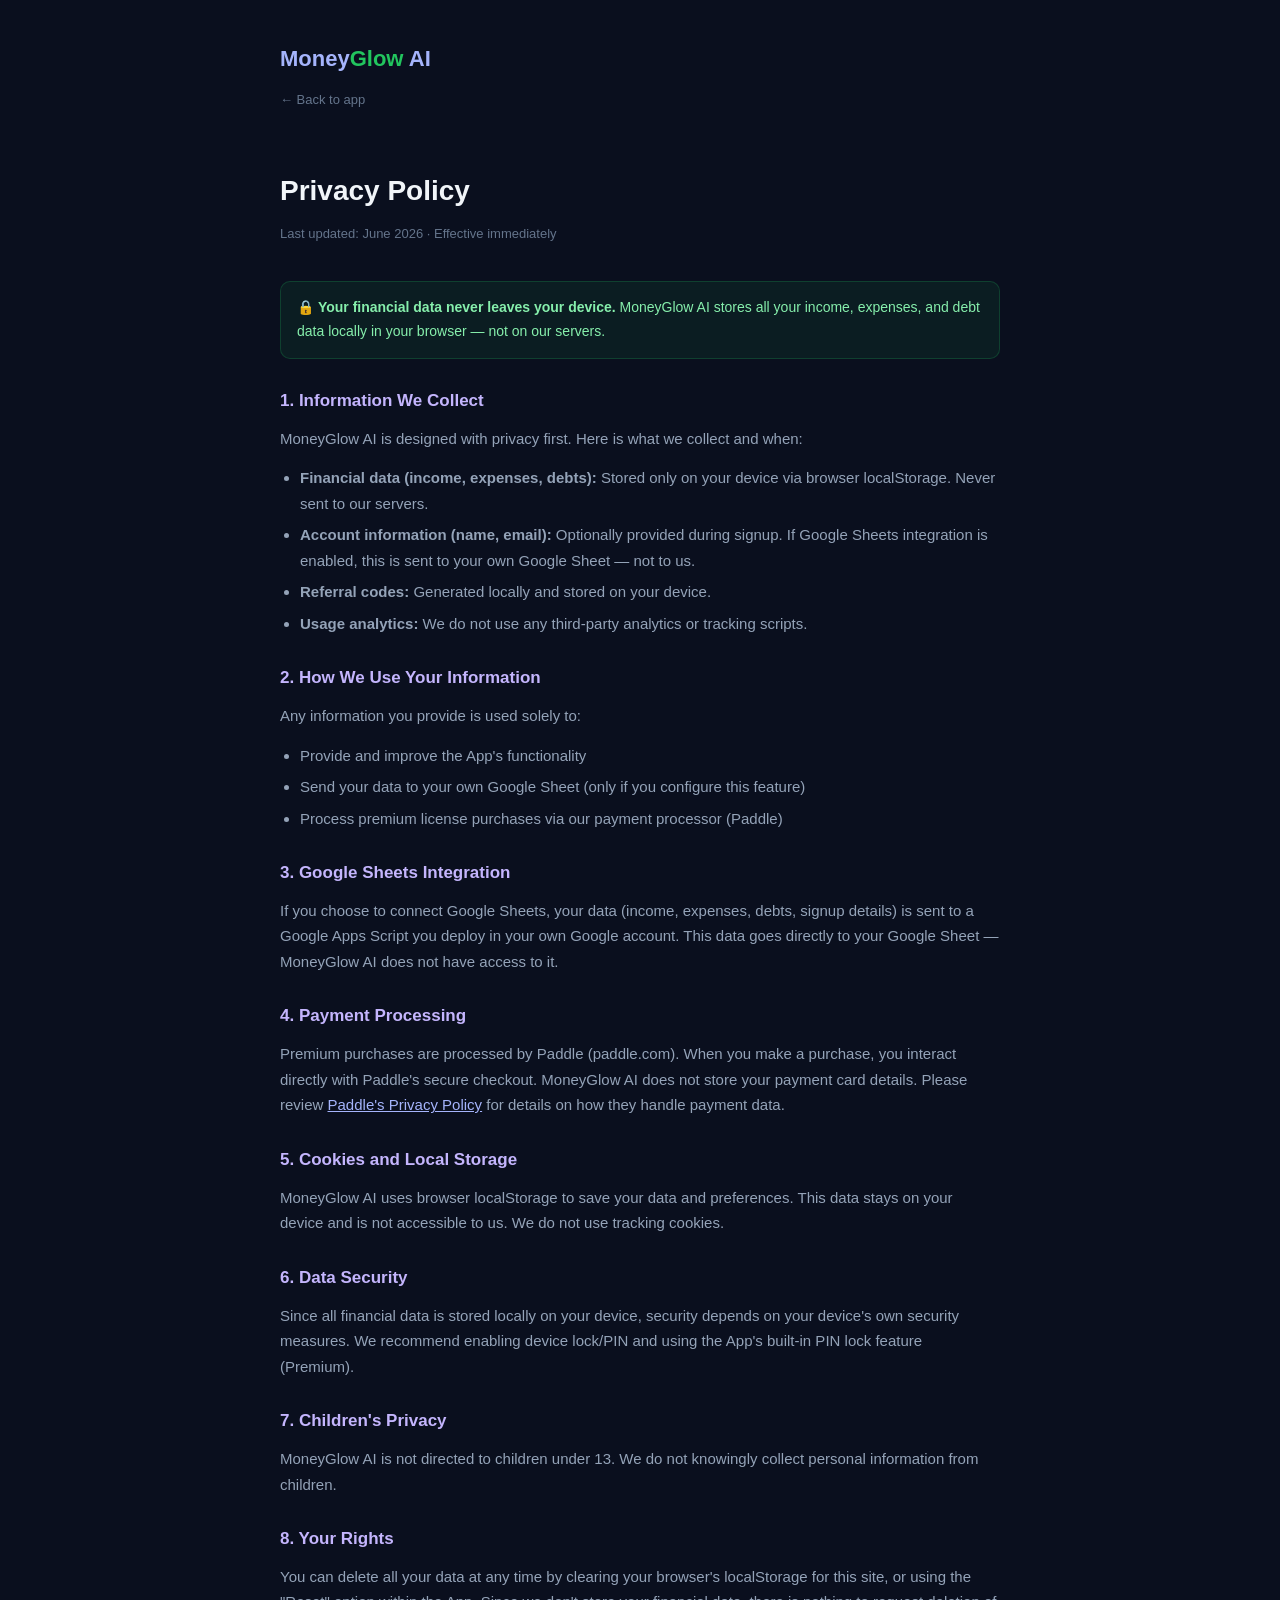
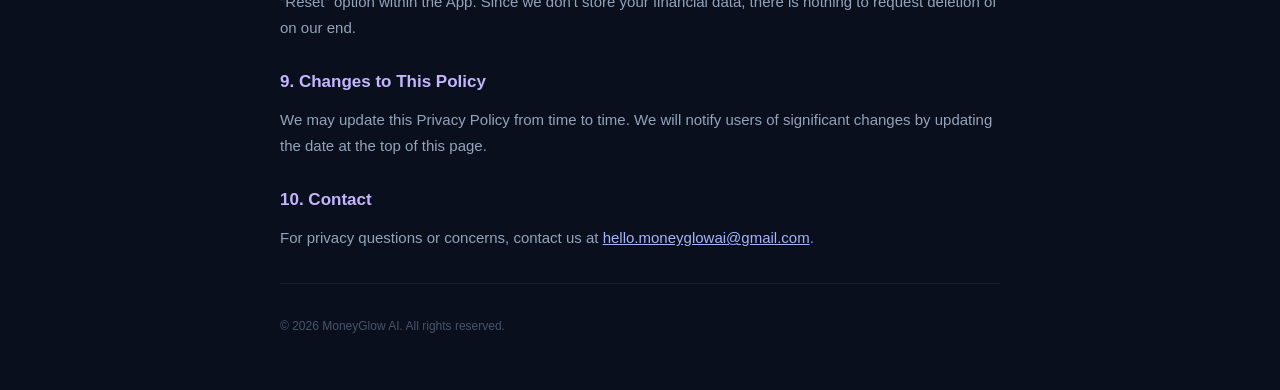
<file: privacy.html>
<!DOCTYPE html>
<html lang="en">
<head>
<meta charset="UTF-8">
<meta name="viewport" content="width=device-width, initial-scale=1.0">
<title>Privacy Policy — MoneyGlow AI</title>
<link rel="icon" type="image/svg+xml" href="brand/favicon.svg?v=2">
<link rel="icon" href="brand/favicon.ico?v=2" sizes="any">
<link rel="apple-touch-icon" href="brand/apple-touch-icon.png?v=2">
<meta property="og:site_name" content="MoneyGlow AI">
<meta property="og:url" content="https://jinendrapan-rgb.github.io/moneyglow-ai/privacy.html">
<meta property="og:image" content="https://jinendrapan-rgb.github.io/moneyglow-ai/brand/og-image.jpg">
<meta property="og:image:width" content="1200">
<meta property="og:image:height" content="630">
<meta name="twitter:card" content="summary_large_image">
<meta name="twitter:image" content="https://jinendrapan-rgb.github.io/moneyglow-ai/brand/og-image.jpg">
<style>
  * { box-sizing: border-box; margin: 0; padding: 0; }
  body { background: #0a0f1e; color: #e2e8f0; font-family: -apple-system, BlinkMacSystemFont, 'Segoe UI', sans-serif; padding: 40px 20px; line-height: 1.7; }
  .container { max-width: 720px; margin: 0 auto; }
  .logo { font-size: 22px; font-weight: 700; color: #a5b4fc; margin-bottom: 8px; }
  .logo span { color: #22c55e; }
  h1 { font-size: 28px; font-weight: 700; color: #f1f5f9; margin: 24px 0 8px; }
  .meta { font-size: 13px; color: #64748b; margin-bottom: 36px; }
  h2 { font-size: 17px; font-weight: 600; color: #c4b5fd; margin: 28px 0 10px; }
  p { color: #94a3b8; font-size: 15px; margin-bottom: 14px; }
  ul { color: #94a3b8; font-size: 15px; padding-left: 20px; margin-bottom: 14px; }
  ul li { margin-bottom: 6px; }
  a { color: #a5b4fc; }
  .back { display: inline-block; margin-bottom: 32px; color: #64748b; font-size: 13px; text-decoration: none; }
  .back:hover { color: #a5b4fc; }
  .highlight { background: rgba(34,197,94,0.08); border: 1px solid rgba(34,197,94,0.2); border-radius: 10px; padding: 14px 16px; margin-bottom: 20px; }
  .highlight p { color: #86efac; margin: 0; font-size: 14px; }
  hr { border: none; border-top: 1px solid rgba(255,255,255,0.06); margin: 32px 0; }
</style>
</head>
<body>
<div class="container">
  <div class="logo">Money<span>Glow</span> AI</div>
  <a href="app/" class="back">← Back to app</a>
  <h1>Privacy Policy</h1>
  <p class="meta">Last updated: June 2026 · Effective immediately</p>

  <div class="highlight">
    <p>🔒 <strong>Your financial data never leaves your device.</strong> MoneyGlow AI stores all your income, expenses, and debt data locally in your browser — not on our servers.</p>
  </div>

  <h2>1. Information We Collect</h2>
  <p>MoneyGlow AI is designed with privacy first. Here is what we collect and when:</p>
  <ul>
    <li><strong>Financial data (income, expenses, debts):</strong> Stored only on your device via browser localStorage. Never sent to our servers.</li>
    <li><strong>Account information (name, email):</strong> Optionally provided during signup. If Google Sheets integration is enabled, this is sent to your own Google Sheet — not to us.</li>
    <li><strong>Referral codes:</strong> Generated locally and stored on your device.</li>
    <li><strong>Usage analytics:</strong> We do not use any third-party analytics or tracking scripts.</li>
  </ul>

  <h2>2. How We Use Your Information</h2>
  <p>Any information you provide is used solely to:</p>
  <ul>
    <li>Provide and improve the App's functionality</li>
    <li>Send your data to your own Google Sheet (only if you configure this feature)</li>
    <li>Process premium license purchases via our payment processor (Paddle)</li>
  </ul>

  <h2>3. Google Sheets Integration</h2>
  <p>If you choose to connect Google Sheets, your data (income, expenses, debts, signup details) is sent to a Google Apps Script you deploy in your own Google account. This data goes directly to your Google Sheet — MoneyGlow AI does not have access to it.</p>

  <h2>4. Payment Processing</h2>
  <p>Premium purchases are processed by Paddle (paddle.com). When you make a purchase, you interact directly with Paddle's secure checkout. MoneyGlow AI does not store your payment card details. Please review <a href="https://www.paddle.com/legal/privacy" target="_blank">Paddle's Privacy Policy</a> for details on how they handle payment data.</p>

  <h2>5. Cookies and Local Storage</h2>
  <p>MoneyGlow AI uses browser localStorage to save your data and preferences. This data stays on your device and is not accessible to us. We do not use tracking cookies.</p>

  <h2>6. Data Security</h2>
  <p>Since all financial data is stored locally on your device, security depends on your device's own security measures. We recommend enabling device lock/PIN and using the App's built-in PIN lock feature (Premium).</p>

  <h2>7. Children's Privacy</h2>
  <p>MoneyGlow AI is not directed to children under 13. We do not knowingly collect personal information from children.</p>

  <h2>8. Your Rights</h2>
  <p>You can delete all your data at any time by clearing your browser's localStorage for this site, or using the "Reset" option within the App. Since we don't store your financial data, there is nothing to request deletion of on our end.</p>

  <h2>9. Changes to This Policy</h2>
  <p>We may update this Privacy Policy from time to time. We will notify users of significant changes by updating the date at the top of this page.</p>

  <h2>10. Contact</h2>
  <p>For privacy questions or concerns, contact us at <a href="mailto:hello.moneyglowai@gmail.com">hello.moneyglowai@gmail.com</a>.</p>

  <hr>
  <p style="font-size:12px;color:#475569">© 2026 MoneyGlow AI. All rights reserved.</p>
</div>
</body>
</html>
</file>
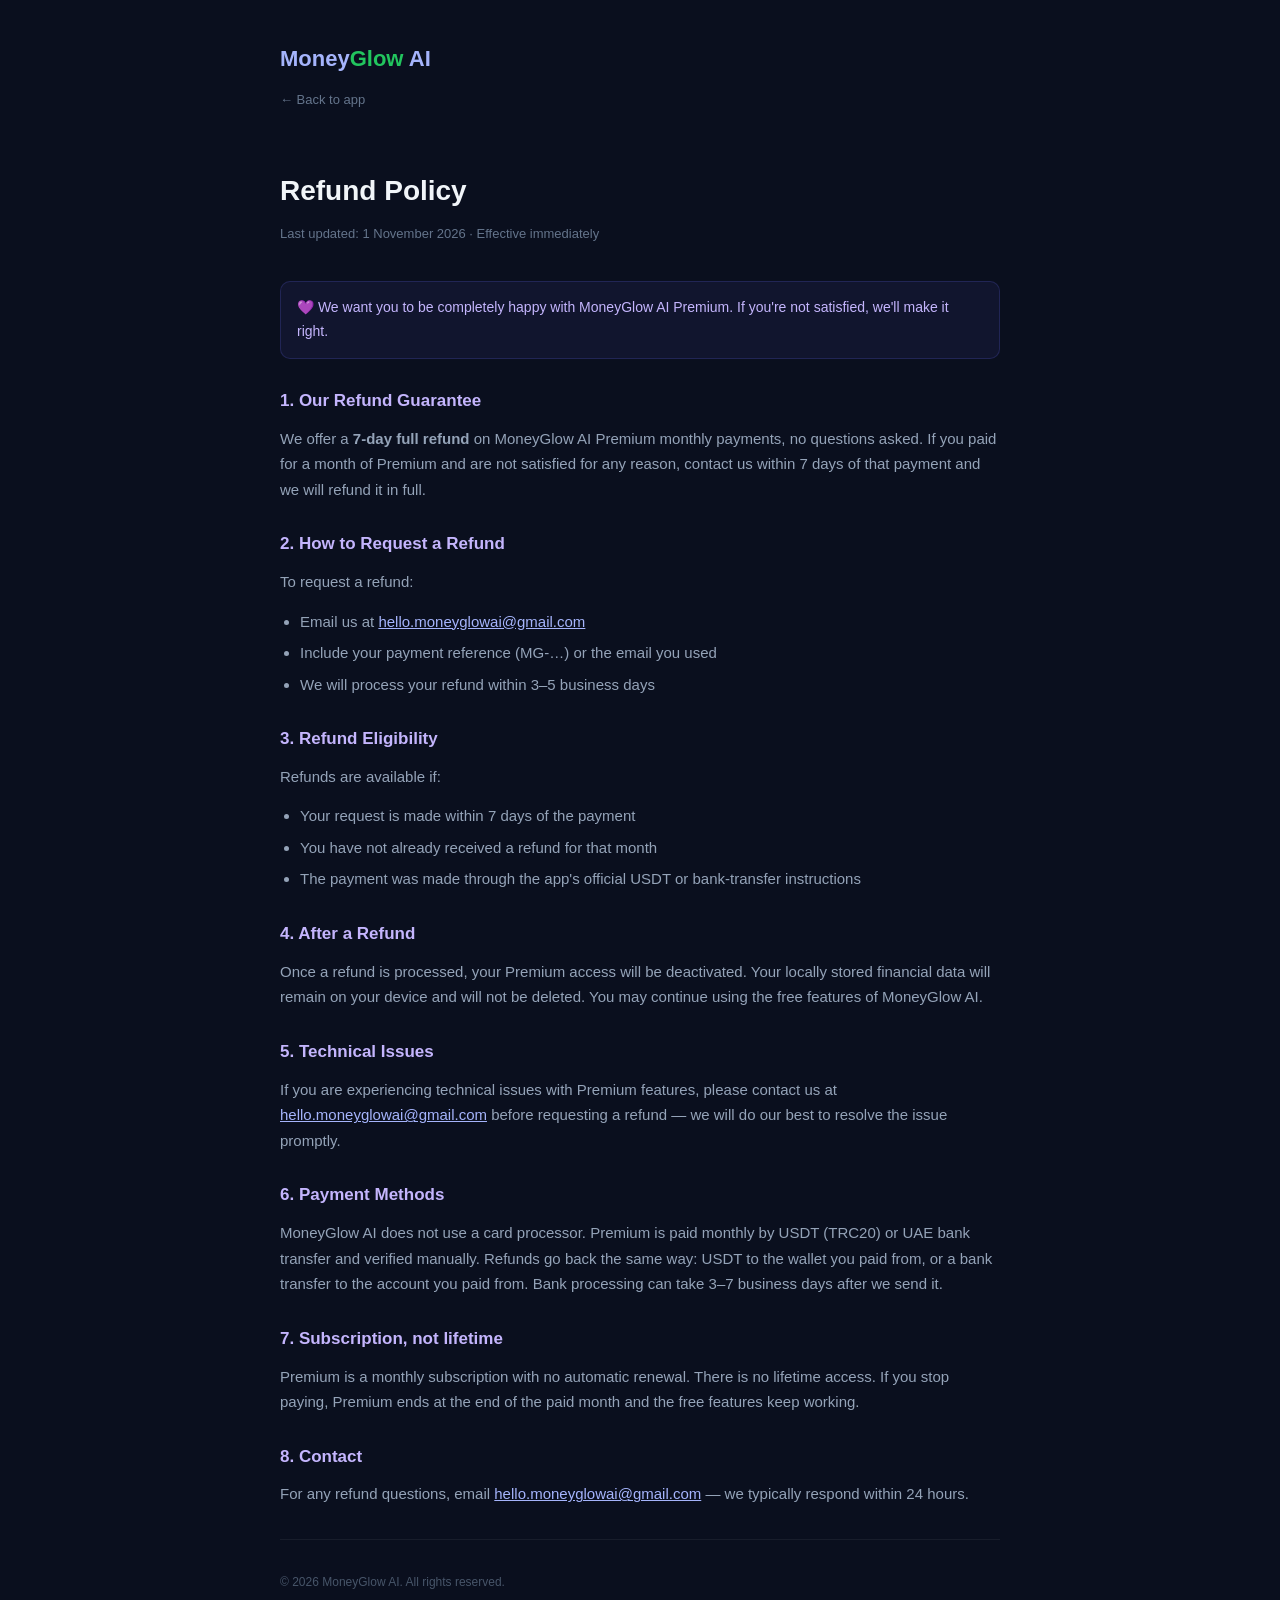
<file: refund.html>
<!DOCTYPE html>
<html lang="en">
<head>
<meta charset="UTF-8">
<meta name="viewport" content="width=device-width, initial-scale=1.0">
<title>Refund Policy — MoneyGlow AI</title>
<link rel="icon" type="image/svg+xml" href="brand/favicon.svg?v=2">
<link rel="icon" href="brand/favicon.ico?v=2" sizes="any">
<link rel="apple-touch-icon" href="brand/apple-touch-icon.png?v=2">
<meta property="og:site_name" content="MoneyGlow AI">
<meta property="og:url" content="https://jinendrapan-rgb.github.io/moneyglow-ai/refund.html">
<meta property="og:image" content="https://jinendrapan-rgb.github.io/moneyglow-ai/brand/og-image.jpg">
<meta property="og:image:width" content="1200">
<meta property="og:image:height" content="630">
<meta name="twitter:card" content="summary_large_image">
<meta name="twitter:image" content="https://jinendrapan-rgb.github.io/moneyglow-ai/brand/og-image.jpg">
<style>
  * { box-sizing: border-box; margin: 0; padding: 0; }
  body { background: #0a0f1e; color: #e2e8f0; font-family: -apple-system, BlinkMacSystemFont, 'Segoe UI', sans-serif; padding: 40px 20px; line-height: 1.7; }
  .container { max-width: 720px; margin: 0 auto; }
  .logo { font-size: 22px; font-weight: 700; color: #a5b4fc; margin-bottom: 8px; }
  .logo span { color: #22c55e; }
  h1 { font-size: 28px; font-weight: 700; color: #f1f5f9; margin: 24px 0 8px; }
  .meta { font-size: 13px; color: #64748b; margin-bottom: 36px; }
  h2 { font-size: 17px; font-weight: 600; color: #c4b5fd; margin: 28px 0 10px; }
  p { color: #94a3b8; font-size: 15px; margin-bottom: 14px; }
  ul { color: #94a3b8; font-size: 15px; padding-left: 20px; margin-bottom: 14px; }
  ul li { margin-bottom: 6px; }
  a { color: #a5b4fc; }
  .back { display: inline-block; margin-bottom: 32px; color: #64748b; font-size: 13px; text-decoration: none; }
  .back:hover { color: #a5b4fc; }
  .highlight { background: rgba(99,102,241,0.08); border: 1px solid rgba(99,102,241,0.2); border-radius: 10px; padding: 14px 16px; margin-bottom: 20px; }
  .highlight p { color: #c4b5fd; margin: 0; font-size: 14px; }
  hr { border: none; border-top: 1px solid rgba(255,255,255,0.06); margin: 32px 0; }
</style>
</head>
<body>
<div class="container">
  <div class="logo">Money<span>Glow</span> AI</div>
  <a href="app/" class="back">← Back to app</a>
  <h1>Refund Policy</h1>
  <p class="meta">Last updated: 1 November 2026 · Effective immediately</p>

  <div class="highlight">
    <p>💜 We want you to be completely happy with MoneyGlow AI Premium. If you're not satisfied, we'll make it right.</p>
  </div>

  <h2>1. Our Refund Guarantee</h2>
  <p>We offer a <strong>7-day full refund</strong> on MoneyGlow AI Premium monthly payments, no questions asked. If you paid for a month of Premium and are not satisfied for any reason, contact us within 7 days of that payment and we will refund it in full.</p>

  <h2>2. How to Request a Refund</h2>
  <p>To request a refund:</p>
  <ul>
    <li>Email us at <a href="mailto:hello.moneyglowai@gmail.com">hello.moneyglowai@gmail.com</a></li>
    <li>Include your payment reference (MG-…) or the email you used</li>
    <li>We will process your refund within 3–5 business days</li>
  </ul>

  <h2>3. Refund Eligibility</h2>
  <p>Refunds are available if:</p>
  <ul>
    <li>Your request is made within 7 days of the payment</li>
    <li>You have not already received a refund for that month</li>
    <li>The payment was made through the app's official USDT or bank-transfer instructions</li>
  </ul>

  <h2>4. After a Refund</h2>
  <p>Once a refund is processed, your Premium access will be deactivated. Your locally stored financial data will remain on your device and will not be deleted. You may continue using the free features of MoneyGlow AI.</p>

  <h2>5. Technical Issues</h2>
  <p>If you are experiencing technical issues with Premium features, please contact us at <a href="mailto:hello.moneyglowai@gmail.com">hello.moneyglowai@gmail.com</a> before requesting a refund — we will do our best to resolve the issue promptly.</p>

  <h2>6. Payment Methods</h2>
  <p>MoneyGlow AI does not use a card processor. Premium is paid monthly by USDT (TRC20) or UAE bank transfer and verified manually. Refunds go back the same way: USDT to the wallet you paid from, or a bank transfer to the account you paid from. Bank processing can take 3–7 business days after we send it.</p>

  <h2>7. Subscription, not lifetime</h2>
  <p>Premium is a monthly subscription with no automatic renewal. There is no lifetime access. If you stop paying, Premium ends at the end of the paid month and the free features keep working.</p>

  <h2>8. Contact</h2>
  <p>For any refund questions, email <a href="mailto:hello.moneyglowai@gmail.com">hello.moneyglowai@gmail.com</a> — we typically respond within 24 hours.</p>

  <hr>
  <p style="font-size:12px;color:#475569">© 2026 MoneyGlow AI. All rights reserved.</p>
</div>
</body>
</html>
</file>
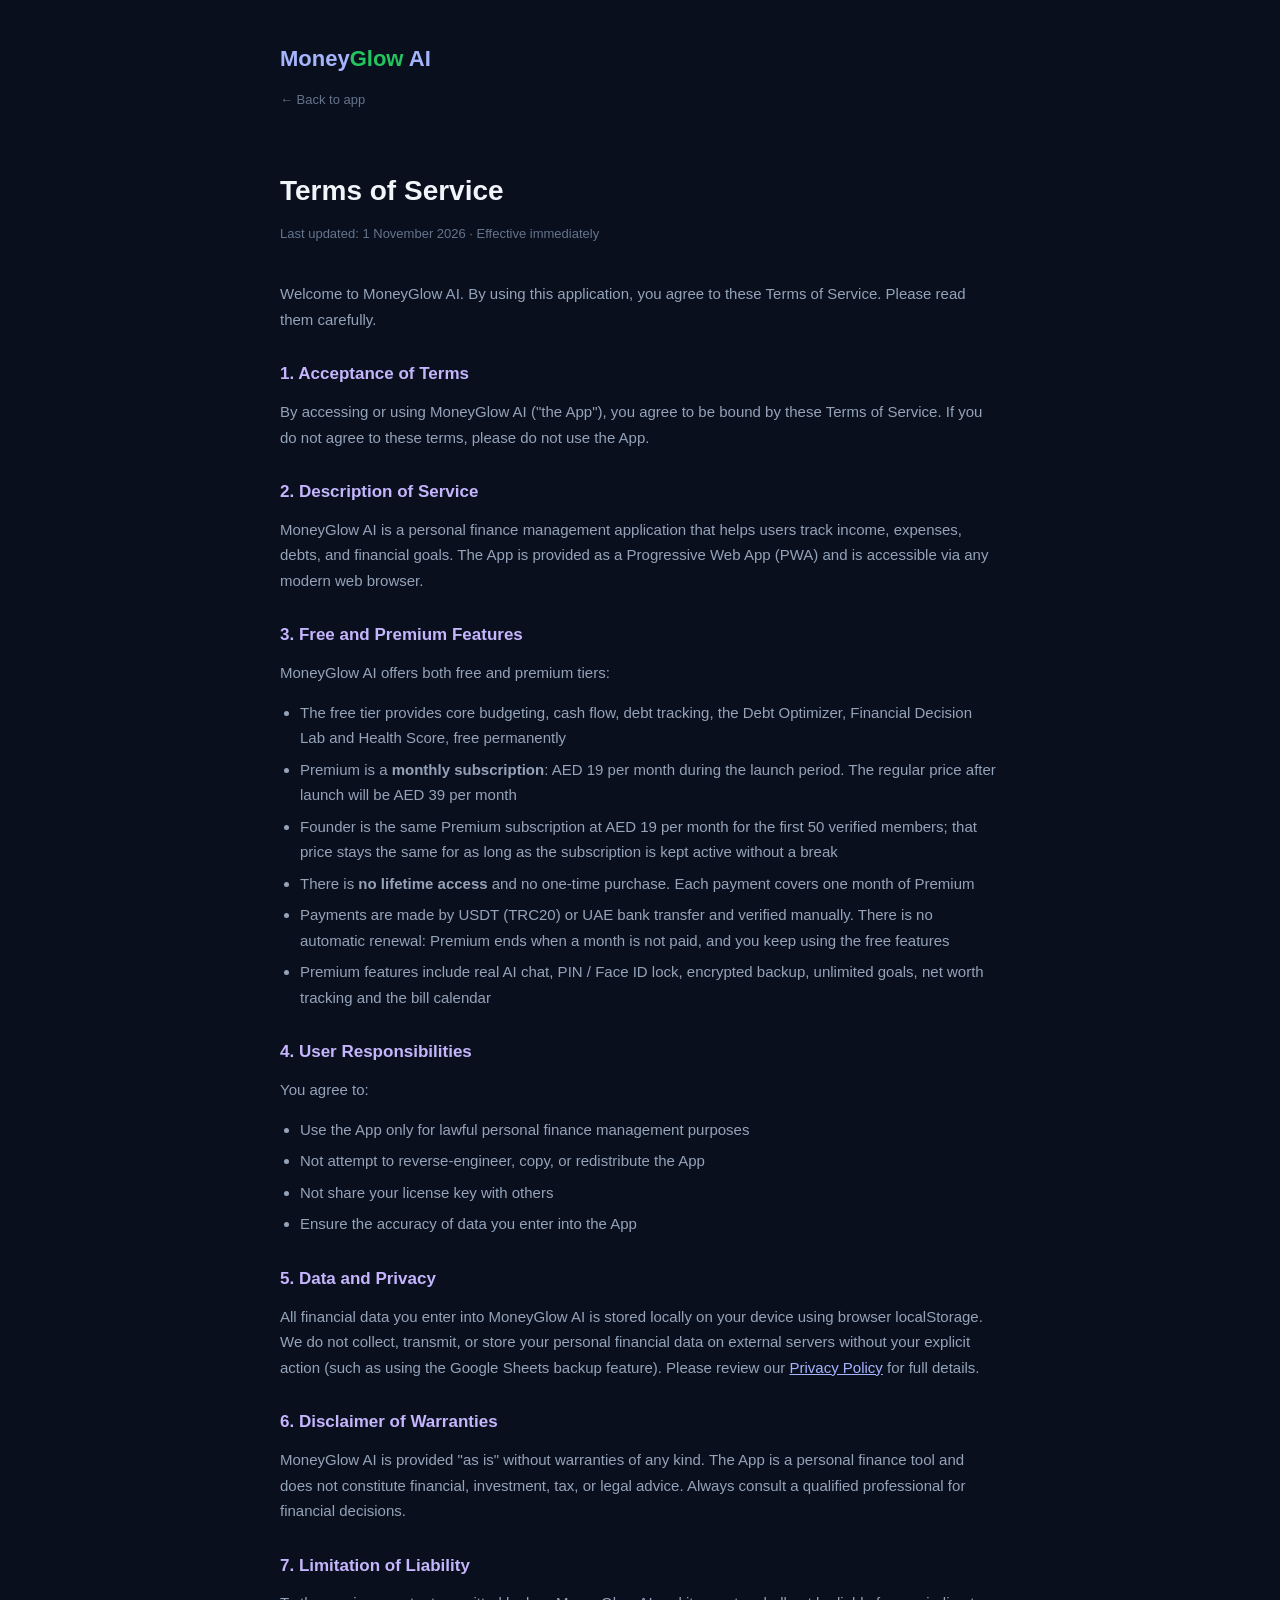
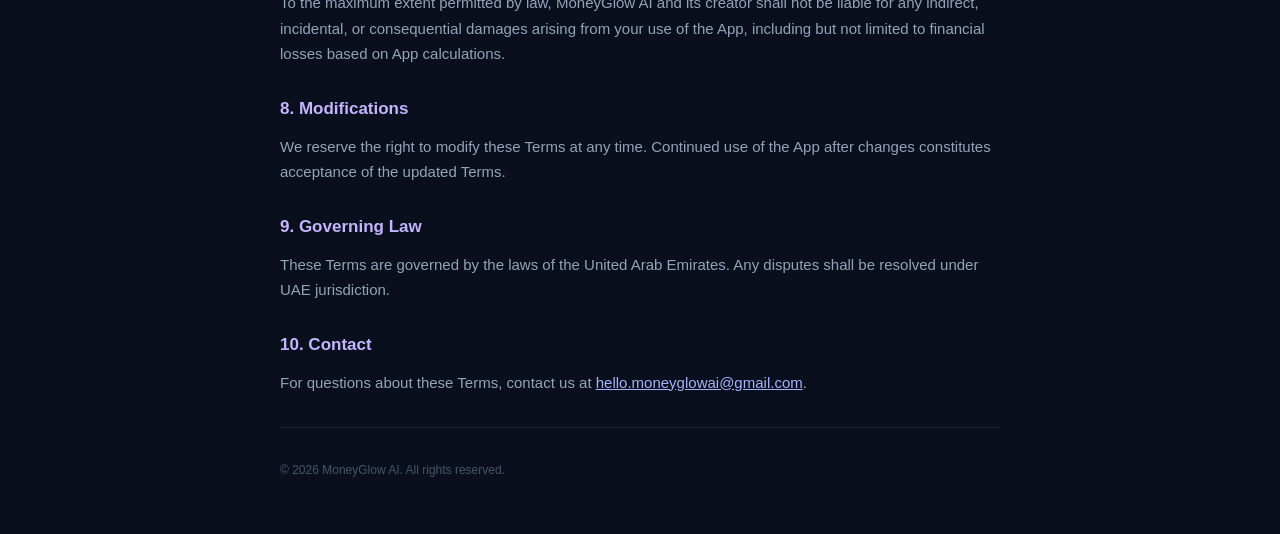
<file: terms.html>
<!DOCTYPE html>
<html lang="en">
<head>
<meta charset="UTF-8">
<meta name="viewport" content="width=device-width, initial-scale=1.0">
<title>Terms of Service — MoneyGlow AI</title>
<link rel="icon" type="image/svg+xml" href="brand/favicon.svg?v=2">
<link rel="icon" href="brand/favicon.ico?v=2" sizes="any">
<link rel="apple-touch-icon" href="brand/apple-touch-icon.png?v=2">
<meta property="og:site_name" content="MoneyGlow AI">
<meta property="og:url" content="https://jinendrapan-rgb.github.io/moneyglow-ai/terms.html">
<meta property="og:image" content="https://jinendrapan-rgb.github.io/moneyglow-ai/brand/og-image.jpg">
<meta property="og:image:width" content="1200">
<meta property="og:image:height" content="630">
<meta name="twitter:card" content="summary_large_image">
<meta name="twitter:image" content="https://jinendrapan-rgb.github.io/moneyglow-ai/brand/og-image.jpg">
<style>
  * { box-sizing: border-box; margin: 0; padding: 0; }
  body { background: #0a0f1e; color: #e2e8f0; font-family: -apple-system, BlinkMacSystemFont, 'Segoe UI', sans-serif; padding: 40px 20px; line-height: 1.7; }
  .container { max-width: 720px; margin: 0 auto; }
  .logo { font-size: 22px; font-weight: 700; color: #a5b4fc; margin-bottom: 8px; }
  .logo span { color: #22c55e; }
  h1 { font-size: 28px; font-weight: 700; color: #f1f5f9; margin: 24px 0 8px; }
  .meta { font-size: 13px; color: #64748b; margin-bottom: 36px; }
  h2 { font-size: 17px; font-weight: 600; color: #c4b5fd; margin: 28px 0 10px; }
  p { color: #94a3b8; font-size: 15px; margin-bottom: 14px; }
  ul { color: #94a3b8; font-size: 15px; padding-left: 20px; margin-bottom: 14px; }
  ul li { margin-bottom: 6px; }
  a { color: #a5b4fc; }
  .back { display: inline-block; margin-bottom: 32px; color: #64748b; font-size: 13px; text-decoration: none; }
  .back:hover { color: #a5b4fc; }
  hr { border: none; border-top: 1px solid rgba(255,255,255,0.06); margin: 32px 0; }
</style>
</head>
<body>
<div class="container">
  <div class="logo">Money<span>Glow</span> AI</div>
  <a href="app/" class="back">← Back to app</a>
  <h1>Terms of Service</h1>
  <p class="meta">Last updated: 1 November 2026 · Effective immediately</p>

  <p>Welcome to MoneyGlow AI. By using this application, you agree to these Terms of Service. Please read them carefully.</p>

  <h2>1. Acceptance of Terms</h2>
  <p>By accessing or using MoneyGlow AI ("the App"), you agree to be bound by these Terms of Service. If you do not agree to these terms, please do not use the App.</p>

  <h2>2. Description of Service</h2>
  <p>MoneyGlow AI is a personal finance management application that helps users track income, expenses, debts, and financial goals. The App is provided as a Progressive Web App (PWA) and is accessible via any modern web browser.</p>

  <h2>3. Free and Premium Features</h2>
  <p>MoneyGlow AI offers both free and premium tiers:</p>
  <ul>
    <li>The free tier provides core budgeting, cash flow, debt tracking, the Debt Optimizer, Financial Decision Lab and Health Score, free permanently</li>
    <li>Premium is a <strong>monthly subscription</strong>: AED 19 per month during the launch period. The regular price after launch will be AED 39 per month</li>
    <li>Founder is the same Premium subscription at AED 19 per month for the first 50 verified members; that price stays the same for as long as the subscription is kept active without a break</li>
    <li>There is <strong>no lifetime access</strong> and no one-time purchase. Each payment covers one month of Premium</li>
    <li>Payments are made by USDT (TRC20) or UAE bank transfer and verified manually. There is no automatic renewal: Premium ends when a month is not paid, and you keep using the free features</li>
    <li>Premium features include real AI chat, PIN / Face ID lock, encrypted backup, unlimited goals, net worth tracking and the bill calendar</li>
  </ul>

  <h2>4. User Responsibilities</h2>
  <p>You agree to:</p>
  <ul>
    <li>Use the App only for lawful personal finance management purposes</li>
    <li>Not attempt to reverse-engineer, copy, or redistribute the App</li>
    <li>Not share your license key with others</li>
    <li>Ensure the accuracy of data you enter into the App</li>
  </ul>

  <h2>5. Data and Privacy</h2>
  <p>All financial data you enter into MoneyGlow AI is stored locally on your device using browser localStorage. We do not collect, transmit, or store your personal financial data on external servers without your explicit action (such as using the Google Sheets backup feature). Please review our <a href="/moneyglow-ai/privacy.html">Privacy Policy</a> for full details.</p>

  <h2>6. Disclaimer of Warranties</h2>
  <p>MoneyGlow AI is provided "as is" without warranties of any kind. The App is a personal finance tool and does not constitute financial, investment, tax, or legal advice. Always consult a qualified professional for financial decisions.</p>

  <h2>7. Limitation of Liability</h2>
  <p>To the maximum extent permitted by law, MoneyGlow AI and its creator shall not be liable for any indirect, incidental, or consequential damages arising from your use of the App, including but not limited to financial losses based on App calculations.</p>

  <h2>8. Modifications</h2>
  <p>We reserve the right to modify these Terms at any time. Continued use of the App after changes constitutes acceptance of the updated Terms.</p>

  <h2>9. Governing Law</h2>
  <p>These Terms are governed by the laws of the United Arab Emirates. Any disputes shall be resolved under UAE jurisdiction.</p>

  <h2>10. Contact</h2>
  <p>For questions about these Terms, contact us at <a href="mailto:hello.moneyglowai@gmail.com">hello.moneyglowai@gmail.com</a>.</p>

  <hr>
  <p style="font-size:12px;color:#475569">© 2026 MoneyGlow AI. All rights reserved.</p>
</div>
</body>
</html>
</file>
<file: landing.css>
/* MoneyGlow AI — landing page. Brand: Midnight Black #02070A, Royal Blue #105BFF, Cantaloupe Orange #FC734D */
:root{--bg:#02070A;--surface:#07141c;--card:rgba(255,255,255,.035);--card-solid:#0b1720;--border:rgba(255,255,255,.08);--border-strong:rgba(255,255,255,.16);
--text:#e8eef5;--muted:#94a3b8;--blue:#105BFF;--blue-soft:rgba(16,91,255,.16);--orange:#FC734D;--orange-soft:rgba(252,115,77,.16);--green:#10b981;--red:#ef4444;--r:18px;
--font:-apple-system,BlinkMacSystemFont,"SF Pro Display","Segoe UI",Inter,Roboto,sans-serif}
*{box-sizing:border-box;margin:0;padding:0}
html{scroll-behavior:smooth}
body{background:var(--bg);color:var(--text);font-family:var(--font);line-height:1.55;-webkit-font-smoothing:antialiased;overflow-x:hidden}
body::before{content:"";position:fixed;inset:0;pointer-events:none;z-index:-1;background:radial-gradient(60% 40% at 80% -5%,rgba(16,91,255,.22),transparent 70%),radial-gradient(45% 35% at 5% 10%,rgba(252,115,77,.12),transparent 70%)}
a{color:inherit;text-decoration:none}
.num{font-variant-numeric:tabular-nums}
.wrap{max-width:1180px;margin:0 auto;padding:0 20px}
section{padding:96px 0;position:relative}
.eb{display:inline-block;font-size:12px;font-weight:700;letter-spacing:.16em;text-transform:uppercase;color:var(--orange);margin-bottom:12px}
h2{font-size:clamp(30px,4.6vw,50px);line-height:1.06;letter-spacing:-.035em;font-weight:800}
.lead{color:var(--muted);font-size:17px;max-width:620px;margin-top:14px}
.center{text-align:center}.center .lead{margin-inline:auto}
.grad{background:linear-gradient(90deg,var(--blue),#6b8dff 45%,var(--orange));-webkit-background-clip:text;background-clip:text;color:transparent}
.btn{display:inline-flex;align-items:center;gap:8px;position:relative;overflow:hidden;border:0;cursor:pointer;border-radius:999px;padding:15px 26px;font:800 15px var(--font);transition:transform .2s,box-shadow .2s}
.btn:hover{transform:translateY(-2px)}
.btn.pri{background:linear-gradient(135deg,var(--blue),var(--orange));color:#fff;box-shadow:0 10px 30px rgba(16,91,255,.35)}
.btn.ghost{background:rgba(255,255,255,.05);color:var(--text);border:1px solid var(--border-strong)}
.shine{position:absolute;inset:0;width:40%;background:linear-gradient(90deg,transparent,rgba(255,255,255,.55),transparent);transform:translateX(-120%) skewX(-20deg);pointer-events:none}
.card{background:var(--card);border:1px solid var(--border);border-radius:var(--r)}
.cursor{position:absolute;left:0;top:0;z-index:40;pointer-events:none;width:24px;height:24px;filter:drop-shadow(0 2px 5px rgba(0,0,0,.5))}
.ripple{position:absolute;width:36px;height:36px;margin:-18px;border-radius:50%;background:var(--orange);pointer-events:none;z-index:39}
.tour-chip{position:absolute;top:58px;right:12px;z-index:41;font-size:11px;font-weight:700;padding:5px 11px;border-radius:999px;background:var(--orange-soft);color:var(--orange);border:1px solid rgba(252,115,77,.4);opacity:0;transition:opacity .3s;pointer-events:none}

/* nav */
nav.top{position:sticky;top:0;z-index:50;backdrop-filter:blur(16px);background:rgba(2,7,10,.72);border-bottom:1px solid var(--border)}
nav.top .wrap{display:flex;align-items:center;justify-content:space-between;height:64px}
.logo{font-weight:800;font-size:19px;letter-spacing:-.02em}.logo b{color:var(--orange)}
.links{display:flex;gap:26px;font-size:14px;color:var(--muted)}.links a:hover{color:var(--text)}
nav .btn{padding:10px 18px;font-size:13px}
@media(max-width:860px){.links{display:none}}

/* 01 hero */
.hero{padding:80px 0 0;text-align:center;overflow:hidden}
.badge{display:inline-flex;align-items:center;gap:8px;padding:7px 15px;border-radius:999px;border:1px solid var(--border-strong);font-size:13px;color:var(--muted);margin-bottom:26px;background:rgba(255,255,255,.03)}
.badge i{width:8px;height:8px;border-radius:50%;background:var(--green);box-shadow:0 0 10px var(--green)}
.hero h1{font-size:clamp(44px,8vw,96px);line-height:.98;letter-spacing:-.05em;font-weight:850}
.hero h1 .ln{display:block}.hero h1 .w{display:inline-block;position:relative}
.hero h1 .acc{color:var(--orange)}
.hero h1 .ul{position:absolute;left:0;right:0;bottom:-.02em;height:.08em;border-radius:9px;background:linear-gradient(90deg,var(--orange),var(--blue));transform-origin:left;transform:scaleX(0)}
.hero .lead{margin:26px auto 0;font-size:18px}
.hero .btns{display:flex;gap:12px;justify-content:center;flex-wrap:wrap;margin-top:32px}
.hero .note{margin-top:14px;font-size:12.5px;color:var(--muted)}
.shot-wrap{perspective:1400px;margin-top:60px}
.browser{max-width:1080px;margin:0 auto;border-radius:16px 16px 0 0;border:1px solid var(--border-strong);border-bottom:0;background:#0a1219;overflow:hidden;transform-origin:50% 100%;box-shadow:0 -30px 120px rgba(16,91,255,.25)}
.bar{display:flex;align-items:center;gap:7px;padding:11px 14px;border-bottom:1px solid var(--border);font-size:12px;color:var(--muted)}
.bar i{width:11px;height:11px;border-radius:50%;background:#2a3540}.bar i:nth-child(1){background:#ff5f57}.bar i:nth-child(2){background:#febc2e}.bar i:nth-child(3){background:#28c840}
.bar span{margin:0 auto;background:rgba(255,255,255,.05);padding:3px 14px;border-radius:7px}
.browser img{display:block;width:100%}
.caption{font-size:11px;color:var(--muted);text-align:center;margin-top:10px}

/* 05 count-up facts */
.facts{display:grid;grid-template-columns:repeat(4,1fr);gap:16px;margin-top:-1px}
.fact{padding:26px 22px}
.fact .big{font-size:clamp(34px,4vw,48px);font-weight:850;letter-spacing:-.04em}
.fact .big small{font-size:.5em;color:var(--muted);margin-left:2px}
.fact p{color:var(--muted);font-size:14px;margin-top:4px}
.fact:nth-child(odd) .big{color:var(--blue)}.fact:nth-child(even) .big{color:var(--orange)}
.facts-wrap{padding:40px 0 30px}
@media(max-width:860px){.facts{grid-template-columns:1fr 1fr}}

/* problem */
.split{display:grid;grid-template-columns:1fr 1fr;gap:28px;margin-top:40px}
.split .card{padding:30px}
.split h3{font-size:20px;letter-spacing:-.02em;margin-bottom:10px}
.split p{color:var(--muted)}
.split .old h3{color:#cbd5e1}.split .new{border-color:rgba(16,91,255,.45);background:linear-gradient(160deg,rgba(16,91,255,.12),transparent 60%)}
.split ul{list-style:none;margin-top:14px;display:grid;gap:8px;font-size:14.5px}
.split .old li::before{content:"✕ ";color:var(--red);font-weight:800}
.split .new li::before{content:"✓ ";color:var(--green);font-weight:800}
@media(max-width:860px){.split{grid-template-columns:1fr}}

/* 07 product tour */
.tour{margin-top:44px;position:relative}
.tabs{display:flex;gap:8px;justify-content:center;flex-wrap:wrap;margin-bottom:18px}
.tabs button{background:rgba(255,255,255,.04);border:1px solid var(--border-strong);color:var(--muted);font:700 14px var(--font);padding:10px 18px;border-radius:999px;cursor:pointer;transition:all .25s}
.tabs button.on{background:var(--blue);border-color:var(--blue);color:#fff;box-shadow:0 6px 20px rgba(16,91,255,.35)}
.tour .browser{border-radius:16px;border-bottom:1px solid var(--border-strong);position:relative}
.viewport{position:relative;aspect-ratio:1440/900;overflow:hidden}
.stage{position:absolute;inset:0;transform-origin:0 0}
.stage img{position:absolute;inset:0;width:100%;height:100%;object-fit:cover;object-position:top;opacity:0;transition:opacity .5s}
.stage img.on{opacity:1}
.tour-desc{display:grid;grid-template-columns:repeat(4,1fr);gap:14px;margin-top:18px}
.tour-desc div{padding:14px 16px;border-radius:14px;border:1px solid var(--border);color:var(--muted);font-size:13.5px;transition:all .3s}
.tour-desc div b{display:block;color:var(--text);font-size:15px;margin-bottom:3px}
.tour-desc div.on{border-color:rgba(252,115,77,.5);background:var(--orange-soft)}
@media(max-width:860px){.tour-desc{grid-template-columns:1fr 1fr}}

/* 06 bento */
.bento{display:grid;grid-template-columns:repeat(3,1fr);gap:16px;margin-top:44px}
.bento .card{padding:24px;min-height:250px;display:flex;flex-direction:column;position:relative;overflow:hidden;transition:transform .5s cubic-bezier(.34,1.56,.64,1),border-color .4s,box-shadow .4s}
.bento .card.span2{grid-column:span 2}
.bento .card.on{transform:scale(1.02);border-color:rgba(252,115,77,.55);box-shadow:0 16px 50px rgba(16,91,255,.22)}
.bento h3{font-size:19px;letter-spacing:-.02em}
.bento p{color:var(--muted);font-size:14px;margin-top:6px}
.viz{flex:1;display:flex;align-items:flex-end;margin-top:18px;min-height:90px}
.v-strat{display:grid;grid-template-columns:1fr 1fr;gap:12px;width:100%}
.v-strat>div{border:1px solid var(--border);border-radius:12px;padding:12px;font-size:12.5px;color:var(--muted)}
.v-strat b{display:block;color:var(--text);font-size:14px}
.v-strat .bar2{height:8px;border-radius:9px;background:rgba(255,255,255,.07);margin-top:10px;overflow:hidden}
.v-strat .bar2 i{display:block;height:100%;border-radius:9px;transform-origin:left}
.v-strat>div:first-child .bar2 i{background:var(--blue);width:72%}.v-strat>div:last-child .bar2 i{background:var(--orange);width:88%}
.v-flows{display:flex;flex-wrap:wrap;gap:6px}
.v-flows span{font-size:12px;padding:5px 10px;border-radius:999px;background:rgba(255,255,255,.05);border:1px solid var(--border);color:#cbd5e1}
.v-ring{display:flex;align-items:center;gap:16px}
.v-ring svg{width:92px;height:92px;transform:rotate(-90deg)}
.v-ring circle{fill:none;stroke-width:10;stroke-linecap:round}
.v-ring .bgc{stroke:rgba(255,255,255,.08)}.v-ring .fgc{stroke:var(--blue)}
.v-ring .lbl{font-size:12.5px;color:var(--muted)}.v-ring .lbl b{display:block;font-size:26px;color:var(--text)}
.v-week{display:flex;align-items:flex-end;gap:8px;height:80px;width:100%}
.v-week i{flex:1;border-radius:6px 6px 2px 2px;background:linear-gradient(var(--orange),var(--blue));transform-origin:bottom}
.v-key{font:600 13px ui-monospace,Menlo,monospace;color:var(--orange);background:#000;border:1px solid var(--border);border-radius:12px;padding:12px;width:100%;min-height:62px}
.v-key .caret{display:inline-block;width:2px;height:1em;background:var(--orange);vertical-align:text-bottom;animation:blink 1s steps(1) infinite}
@keyframes blink{50%{opacity:0}}
.v-shield{display:flex;align-items:center;gap:16px}
.v-shield svg{width:70px;height:70px}
.v-shield .ck{stroke-dasharray:40;stroke-dashoffset:40}
.play .v-strat i{animation:grow 1.2s cubic-bezier(.34,1.3,.64,1) both}
.play .v-week i{animation:growY .7s cubic-bezier(.34,1.56,.64,1) both}
.play .v-shield .ck{animation:draw .7s .2s ease-out forwards}
.play .v-flows span{animation:pop .45s cubic-bezier(.34,1.56,.64,1) both}
@keyframes grow{from{transform:scaleX(0)}}@keyframes growY{from{transform:scaleY(0)}}@keyframes draw{to{stroke-dashoffset:0}}@keyframes pop{from{opacity:0;transform:scale(.6)}}
@media(max-width:860px){.bento{grid-template-columns:1fr}.bento .card.span2{grid-column:auto}}

/* 09 + 11 difference */
.diff{display:grid;grid-template-columns:minmax(0,1.15fr) minmax(0,1fr);gap:32px;align-items:center;margin-top:44px}
.ba{--p:92%;position:relative;width:100%;aspect-ratio:16/10;border-radius:16px;overflow:hidden;border:1px solid var(--border-strong);touch-action:pan-y;user-select:none;cursor:ew-resize}
.ba-l{position:absolute;inset:0}
.ba .before{background:#fff;color:#222;font:clamp(8px,1.1vw,12px) Arial,sans-serif;overflow:hidden}
.ba .xl{background:#217346;color:#fff;padding:7px 10px;font-weight:700}
.ba table{border-collapse:collapse;width:100%}.ba td{border:1px solid #d4d4d4;padding:5px 7px;white-space:nowrap}.ba tr:first-child td{background:#f3f3f3;font-weight:700}.ba .e{color:#c00;font-weight:700}
.ba .after{clip-path:inset(0 0 0 var(--p))}.ba .after img{width:100%;height:100%;object-fit:cover;object-position:top left}
.ba-div{position:absolute;top:0;bottom:0;left:var(--p);width:3px;margin-left:-1.5px;background:#fff;z-index:5;pointer-events:none}
.ba-div i{position:absolute;top:50%;left:50%;width:44px;height:44px;margin:-22px;border-radius:50%;background:#fff;color:#111;display:grid;place-items:center;font-style:normal;font-weight:800;box-shadow:0 6px 20px rgba(0,0,0,.4);transition:transform .3s}
.ba.mv .ba-div i{transform:scale(1.15)}
.tag{position:absolute;top:12px;z-index:6;font:800 10px var(--font);letter-spacing:.14em;padding:5px 9px;border-radius:6px;background:rgba(0,0,0,.65);color:#fff}.tag.l{left:12px}.tag.r{right:12px}
.cmpw{position:relative}
.panel{position:absolute;top:0;bottom:0;right:0;width:27.78%;border-radius:16px;border:1.5px solid var(--blue);background:var(--blue-soft);box-shadow:0 0 40px rgba(16,91,255,.25);transform-origin:top}
.cmp{position:relative;display:grid;grid-template-columns:1.6fr 1fr 1fr}
.cmp>div{padding:15px 10px;border-bottom:1px solid var(--border);display:flex;align-items:center;font-size:14.5px}
.cmp .c{justify-content:center}.cmp .hd{justify-content:center;font-size:11px;font-weight:800;color:var(--muted);text-transform:uppercase;letter-spacing:.08em}.cmp .hd.us{color:#7ea2ff}
.cmp svg{width:26px;height:26px;overflow:visible}
.cmp .cx path{stroke:#64748b;stroke-width:2.5;stroke-linecap:round;stroke-dasharray:20}
.cmp .co circle{fill:var(--blue);transform-box:fill-box;transform-origin:center}.cmp .co path{fill:none;stroke:#fff;stroke-width:3;stroke-linecap:round;stroke-linejoin:round;stroke-dasharray:20}
@media(max-width:960px){.diff{grid-template-columns:1fr}}

/* privacy */
.privacy{display:grid;grid-template-columns:1fr 1.1fr;gap:40px;align-items:center}
.lock{position:relative;display:grid;place-items:center;aspect-ratio:1;max-width:380px;margin:0 auto;width:100%}
.lock svg{width:46%;position:relative;z-index:2}
.lock .ring{position:absolute;inset:18%;border-radius:50%;border:2px solid var(--blue);opacity:0;animation:pr 3s ease-out infinite}
.lock .ring:nth-child(2){animation-delay:1s}.lock .ring:nth-child(3){animation-delay:2s}
@keyframes pr{0%{transform:scale(.7);opacity:.7}100%{transform:scale(1.5);opacity:0}}
.plist{display:grid;gap:14px;margin-top:24px}
.plist div{display:flex;gap:14px;align-items:flex-start;padding:16px 18px}
.plist .ic{flex:none;width:36px;height:36px;border-radius:10px;display:grid;place-items:center;background:var(--blue-soft);font-size:17px}
.plist b{display:block}.plist p{color:var(--muted);font-size:14px}
@media(max-width:860px){.privacy{grid-template-columns:1fr}.lock{max-width:240px}}

/* 10 pricing */
.seg{position:relative;display:flex;width:max-content;margin:28px auto 12px;padding:5px;border-radius:999px;background:rgba(255,255,255,.04);border:1px solid var(--border)}
.seg button{position:relative;z-index:2;background:none;border:0;color:var(--muted);font:700 14px var(--font);padding:10px 20px;border-radius:999px;cursor:pointer;transition:color .3s}
.seg button.on{color:#fff}
.seg .sl{position:absolute;z-index:1;top:5px;bottom:5px;border-radius:999px;background:var(--blue);transition:left .45s cubic-bezier(.34,1.3,.64,1),width .45s cubic-bezier(.34,1.3,.64,1)}
.save{display:block;width:max-content;margin:0 auto 34px;font-size:12px;font-weight:800;padding:5px 12px;border-radius:999px;background:var(--orange-soft);color:var(--orange);transform:scale(0)}
.plans{display:grid;grid-template-columns:repeat(3,1fr);gap:16px;position:relative;align-items:stretch}
.plan{padding:28px;display:flex;flex-direction:column;transition:transform .35s cubic-bezier(.34,1.4,.64,1),box-shadow .35s}
.plan.pop{border-color:var(--blue);background:linear-gradient(160deg,rgba(16,91,255,.16),rgba(255,255,255,.02) 60%)}
.plan.lift{transform:translateY(-10px);box-shadow:0 24px 50px rgba(0,0,0,.45)}
.plan h3{font-size:18px;display:flex;justify-content:space-between;align-items:center}
.plan h3 span{font-size:11px;font-weight:800;padding:4px 10px;border-radius:999px;background:var(--orange);color:#111}
.price{display:flex;align-items:flex-start;margin:18px 0 2px;font-size:54px;font-weight:850;letter-spacing:-.03em;line-height:1}
.price .cur{font-size:.36em;margin:.25em .3em 0 0;color:var(--muted);font-weight:700}
.odo{display:inline-block;height:1em;overflow:hidden;width:.6em;transition:width .5s}.odo.hide{width:0}
.odo span{display:block;transition:transform .9s cubic-bezier(.2,.85,.25,1)}.odo span i{display:block;height:1em;font-style:normal;text-align:center}
.per{font-size:14px;color:var(--muted);align-self:flex-end;margin:0 0 6px 6px;font-weight:600}
.bill{position:relative;height:20px;color:var(--muted);font-size:13px}.bill span{position:absolute;left:0;transition:opacity .3s}
.plan ul{list-style:none;margin:18px 0 22px;display:grid;gap:8px;font-size:14px;color:#cbd5e1;flex:1}
.plan li::before{content:"✓  ";color:var(--green);font-weight:800}
.plan .btn{justify-content:center}
.paynote{text-align:center;color:var(--muted);font-size:13px;margin-top:22px}
@media(max-width:860px){.plans{grid-template-columns:1fr}}

/* who + faq */
.who{display:grid;grid-template-columns:repeat(3,1fr);gap:16px;margin-top:40px}
.who .card{padding:26px}.who .em{font-size:28px}.who h3{font-size:18px;margin:10px 0 6px}.who p{color:var(--muted);font-size:14.5px}
@media(max-width:860px){.who{grid-template-columns:1fr}}
.faq{max-width:820px;margin:40px auto 0;display:grid;gap:12px}
.faq details{padding:0 22px;border-radius:14px}
.faq summary{cursor:pointer;list-style:none;padding:18px 0;font-weight:700;display:flex;justify-content:space-between;gap:12px}
.faq summary::after{content:"+";color:var(--orange);font-size:22px;line-height:1;transition:transform .3s}
.faq details[open] summary::after{transform:rotate(45deg)}
.faq details p{color:var(--muted);padding-bottom:18px;font-size:15px}

/* 12 cta */
.cta{position:relative;text-align:center;padding:70px 20px 50px;border-radius:28px;overflow:hidden;border:1px solid var(--border);background:radial-gradient(60% 80% at 50% 0%,rgba(16,91,255,.22),transparent 70%),var(--surface)}
.cta canvas{position:absolute;inset:0;width:100%;height:100%;pointer-events:none;z-index:3}
.cta-btn{position:relative;height:70px;margin-top:34px;border-radius:999px;background:#fff;color:#0a0a0a;border:0;padding:0 36px;font:800 18px var(--font);overflow:hidden;white-space:nowrap;cursor:pointer;display:inline-flex;align-items:center;justify-content:center}
.cta-btn svg{position:absolute;left:50%;top:50%;width:38px;height:38px;margin:-19px;opacity:0}
.cta-done h3{font-size:28px;margin-top:24px}.cta-done p{color:var(--muted)}
.trust{color:var(--muted);font-size:13.5px;max-width:640px;margin:20px auto 0}
footer{border-top:1px solid var(--border);margin-top:80px;padding:36px 0 48px;color:var(--muted);font-size:13px}
footer .wrap{display:flex;justify-content:space-between;gap:20px;flex-wrap:wrap}
footer a{margin-left:18px}footer a:hover{color:var(--text)}
@media(prefers-reduced-motion:reduce){*{animation:none!important;transition:none!important}}
@media(max-width:600px){.tour-chip{display:none}}

/* 07b phone demo */
.mob{display:grid;grid-template-columns:1fr minmax(0,360px);gap:56px;align-items:center}
.mob-list{display:grid;gap:10px;margin-top:24px}
.mob-list .card{display:flex;gap:14px;align-items:flex-start;padding:14px 16px;cursor:pointer;transition:border-color .3s,background .3s,transform .3s}
.mob-list .card.on{border-color:rgba(252,115,77,.55);background:var(--orange-soft);transform:translateX(6px)}
.mob-list .ic{flex:none;width:36px;height:36px;border-radius:10px;display:grid;place-items:center;background:var(--blue-soft);font-size:17px}
.mob-list b{display:block}.mob-list p{color:var(--muted);font-size:14px}
.phone-wrap{display:flex;flex-direction:column;align-items:center}
.phone{position:relative;width:320px;aspect-ratio:390/844;border-radius:52px;border:11px solid #161b22;background:#000;box-shadow:0 0 0 1px rgba(255,255,255,.12),0 40px 100px rgba(16,91,255,.28),0 20px 60px rgba(0,0,0,.6);overflow:hidden}
.phone .island{position:absolute;top:10px;left:50%;transform:translateX(-50%);width:96px;height:28px;border-radius:20px;background:#000;z-index:5}
.screen{position:absolute;inset:0 0 62px 0;overflow-y:auto;overflow-x:hidden;scrollbar-width:none;overscroll-behavior:contain;background:#02070A}
.screen::-webkit-scrollbar{display:none}
.screen img{display:none;width:100%}.screen img.on{display:block;animation:pfade .45s ease}
@keyframes pfade{from{opacity:0;transform:scale(.985)}}
.pnav{position:absolute;left:0;right:0;bottom:0;height:62px;display:flex;justify-content:space-around;align-items:center;padding-bottom:6px;background:rgba(7,20,28,.96);border-top:1px solid var(--border);z-index:4}
.pnav button{background:none;border:0;color:var(--muted);font:600 10px var(--font);display:flex;flex-direction:column;align-items:center;gap:2px;cursor:pointer;padding:6px 8px;border-radius:12px;transition:color .25s,background .25s}
.pnav button span{font-size:18px}
.pnav button.on{color:#7ea2ff;background:var(--blue-soft)}
.finger{position:absolute;left:0;top:0;width:34px;height:34px;margin:-17px;border-radius:50%;background:rgba(255,255,255,.35);border:2px solid rgba(255,255,255,.85);box-shadow:0 0 0 6px rgba(255,255,255,.12);z-index:10;pointer-events:none;opacity:0;transition:opacity .3s}
.finger.tap{animation:ftap .35s ease}
@keyframes ftap{50%{transform:scale(.7);background:rgba(252,115,77,.6)}}
@media(max-width:860px){.mob{grid-template-columns:1fr;gap:36px}.mob-copy{text-align:center}.mob-list{text-align:left}.phone{width:min(300px,82vw)}}
/* hero on phones: show the real phone screen instead of the laptop one */
@media(max-width:600px){#heroShot{border-radius:34px;border:9px solid #161b22;max-width:330px;max-height:560px;overflow:hidden}#heroShot .bar{display:none}}

/* phone-first hero: copy left, the real app on a phone right */
.hero{text-align:left;padding:64px 0 40px}
.hero-grid{display:grid;grid-template-columns:minmax(0,1.15fr) minmax(0,.85fr);gap:48px;align-items:center}
.hero h1{font-size:clamp(42px,6.4vw,84px)}
.hero .lead{margin:24px 0 0}
.hero .btns{justify-content:flex-start}
.hero-phone{display:flex;justify-content:center;perspective:1400px}
.phone.sm{width:300px}
.phone.sm .screen{inset:0 0 62px 0;overflow:hidden}
.screen.auto img{display:block;width:100%;animation:autoscroll 26s ease-in-out infinite}
@keyframes autoscroll{0%,8%{transform:translateY(0)}45%,55%{transform:translateY(calc(-100% + 560px))}92%,100%{transform:translateY(0)}}
@media(max-width:900px){.hero{text-align:center}.hero-grid{grid-template-columns:1fr;gap:40px}.hero .lead{margin:24px auto 0}.hero .btns{justify-content:center}.phone.sm{width:min(290px,80vw)}}
#mobile{padding-top:56px}
/* before/after: the "after" side is the phone app */
.ba .after{background:radial-gradient(70% 70% at 70% 30%,rgba(16,91,255,.35),transparent 70%),#02070A;display:flex;align-items:center;justify-content:center;gap:5%;padding:3% 6%}
.ba-phone{height:92%;aspect-ratio:390/844;border-radius:22px;border:5px solid #161b22;overflow:hidden;box-shadow:0 14px 40px rgba(0,0,0,.5);flex:none}
.ba-phone img{width:100%;display:block}
.ba-after-copy{color:#fff;max-width:45%}.ba-after-copy b{display:block;font-size:clamp(16px,2.4vw,26px);letter-spacing:-.02em;line-height:1.1}.ba-after-copy span{color:var(--muted);font-size:clamp(11px,1.3vw,14px)}
.perks{display:flex;flex-wrap:wrap;gap:8px;margin-top:20px}
.perks span{font-size:13.5px;font-weight:600;padding:7px 13px;border-radius:999px;background:rgba(255,255,255,.04);border:1px solid var(--border-strong);color:#dbe4ee}
.mob-list{margin-top:0}
@media(max-width:900px){.perks{justify-content:center}}
.hero h1{font-size:clamp(40px,5vw,70px)}
.hero h1{font-size:clamp(36px,4.4vw,62px)}
.hero-grid{grid-template-columns:minmax(0,1.3fr) minmax(0,.7fr)}
.hero h1{font-size:clamp(32px,3.7vw,54px);line-height:1.04}
.hero h1 .ln{text-wrap:balance}
@media(max-width:900px){.hero-grid{grid-template-columns:1fr}.hero h1{font-size:clamp(30px,8.4vw,46px)}}

/* section 2: phone centred, feature callouts on both sides change with the tab */
.mob2{display:grid;grid-template-columns:minmax(0,1fr) auto minmax(0,1fr);gap:44px;align-items:center}
.co-col{position:relative;min-height:440px}
.co-set{position:absolute;inset:0;display:flex;flex-direction:column;justify-content:center;gap:22px;pointer-events:none}
.co-set.on{pointer-events:auto}
.co{display:flex;gap:14px;align-items:flex-start;padding:16px 18px;border-radius:16px;background:var(--card);border:1px solid var(--border);opacity:0;transition:opacity .45s,transform .55s cubic-bezier(.34,1.56,.64,1),border-color .4s}
.co .ic{flex:none;width:40px;height:40px;border-radius:12px;display:grid;place-items:center;font-size:19px;background:var(--blue-soft)}
.co b{display:block;font-size:16px;letter-spacing:-.01em}.co p{color:var(--muted);font-size:14px;margin-top:2px}
.co-col.left .co{transform:translateX(-26px)}.co-col.right .co{transform:translateX(26px)}
.co-set.on .co{opacity:1;transform:none;border-color:rgba(252,115,77,.35)}
.co-set.on .co:nth-child(2){transition-delay:.12s}
.co-col.left .co{flex-direction:row-reverse;text-align:right}
.phone-wrap .btn{align-self:center}
@media(max-width:1000px){
  .mob2{grid-template-columns:1fr;gap:18px}
  .phone-wrap{order:-1}
  .co-col{min-height:0}
  .co-set{position:static;display:none;gap:12px}.co-set.on{display:flex}
  .co-col.left .co{flex-direction:row;text-align:left}
  .co{transform:none!important}
}

/* brand: logo prominent in the menu with a soft glow; Glo featured in the hero */
nav.top .wrap{height:78px}
.logo img{height:46px;display:block;filter:drop-shadow(0 0 18px rgba(252,115,77,.35)) drop-shadow(0 0 30px rgba(16,91,255,.25));transition:transform .3s,filter .3s}
.logo:hover img{transform:translateY(-1px) scale(1.03);filter:drop-shadow(0 0 22px rgba(252,115,77,.55)) drop-shadow(0 0 40px rgba(16,91,255,.35))}
.hero-mark{display:flex;align-items:center;gap:14px;margin-bottom:18px}
.hero-mark img{width:74px;height:74px;filter:drop-shadow(0 0 22px rgba(252,115,77,.55));animation:gloFloat 4s ease-in-out infinite}
.hero-mark span{font-size:14px;color:var(--muted)}.hero-mark b{color:var(--orange)}
@keyframes gloFloat{0%,100%{transform:translateY(0) rotate(-3deg)}50%{transform:translateY(-8px) rotate(3deg)}}
.foot-brand{display:flex;align-items:center;gap:14px;flex-wrap:wrap}.foot-brand img{height:34px}
@media(max-width:900px){.hero-mark{justify-content:center}}
@media(max-width:600px){.logo img{height:36px}nav.top .wrap{height:66px}.hero-mark img{width:60px;height:60px}}
@media(prefers-reduced-motion:reduce){.hero-mark img{animation:none}}
.logo img{height:56px}nav.top .wrap{height:84px}@media(max-width:600px){.logo img{height:40px}nav.top .wrap{height:68px}}

/* referral invite bar + phone install guide */
.invite{position:fixed;left:0;right:0;bottom:0;z-index:60;padding:0 16px 16px;pointer-events:none}
.invite-in{pointer-events:auto;position:relative;max-width:820px;margin:0 auto;display:flex;align-items:center;gap:14px;padding:14px 44px 14px 16px;border-radius:20px;background:rgba(7,20,28,.94);backdrop-filter:blur(16px);border:1px solid rgba(252,115,77,.35);box-shadow:0 20px 50px rgba(0,0,0,.5)}
.invite-in>img{width:44px;height:44px;flex:none}
.invite-txt{flex:1;min-width:0}.invite-txt b{display:block;font-size:15px}.invite-txt span{display:block;color:var(--muted);font-size:13px}
.invite-btns{display:flex;gap:8px;flex:none}.invite-btns .btn{padding:10px 16px;font-size:13px}
.invite-x{position:absolute;top:8px;right:10px;width:30px;height:30px;border:0;border-radius:50%;background:transparent;color:var(--muted);font-size:22px;line-height:1;cursor:pointer}
.invite-x:hover{color:var(--text)}
@media (max-width:640px){.invite-in{flex-wrap:wrap;padding:14px 40px 14px 14px}.invite-btns{width:100%}.invite-btns .btn{flex:1;justify-content:center}}
.guide{position:fixed;inset:0;z-index:70;display:grid;place-items:center;padding:16px;background:rgba(0,0,0,.6);backdrop-filter:blur(6px)}
.guide[hidden],.invite[hidden]{display:none}
.guide-card{position:relative;width:100%;max-width:400px;padding:28px 24px 24px;border-radius:24px;background:var(--card-solid);border:1px solid var(--border-strong);text-align:center}
.guide-glo{width:64px;height:64px;margin-bottom:8px}
.guide-card h3{font-size:21px;letter-spacing:-.02em}
.guide-sub{color:var(--muted);font-size:14px;margin:6px 0 18px}
.guide-steps{display:none;text-align:left;list-style:none;counter-reset:s;margin-bottom:20px}
.guide-steps.on{display:block}
.guide-steps li{counter-increment:s;position:relative;padding:10px 0 10px 40px;border-bottom:1px solid var(--border);font-size:15px}
.guide-steps li:last-child{border-bottom:0}
.guide-steps li::before{content:counter(s);position:absolute;left:0;top:8px;width:28px;height:28px;border-radius:50%;background:var(--blue-soft);color:#9db9ff;font-weight:800;font-size:13px;display:grid;place-items:center}
.guide-steps .k{display:inline-block;padding:0 6px;border-radius:6px;background:rgba(255,255,255,.08)}
.guide-go{width:100%;justify-content:center}

/* stacked layout (phones, small tablets): the App section phone right below is the one shown */
@media(max-width:900px){.hero-phone{display:none}}
</file>
